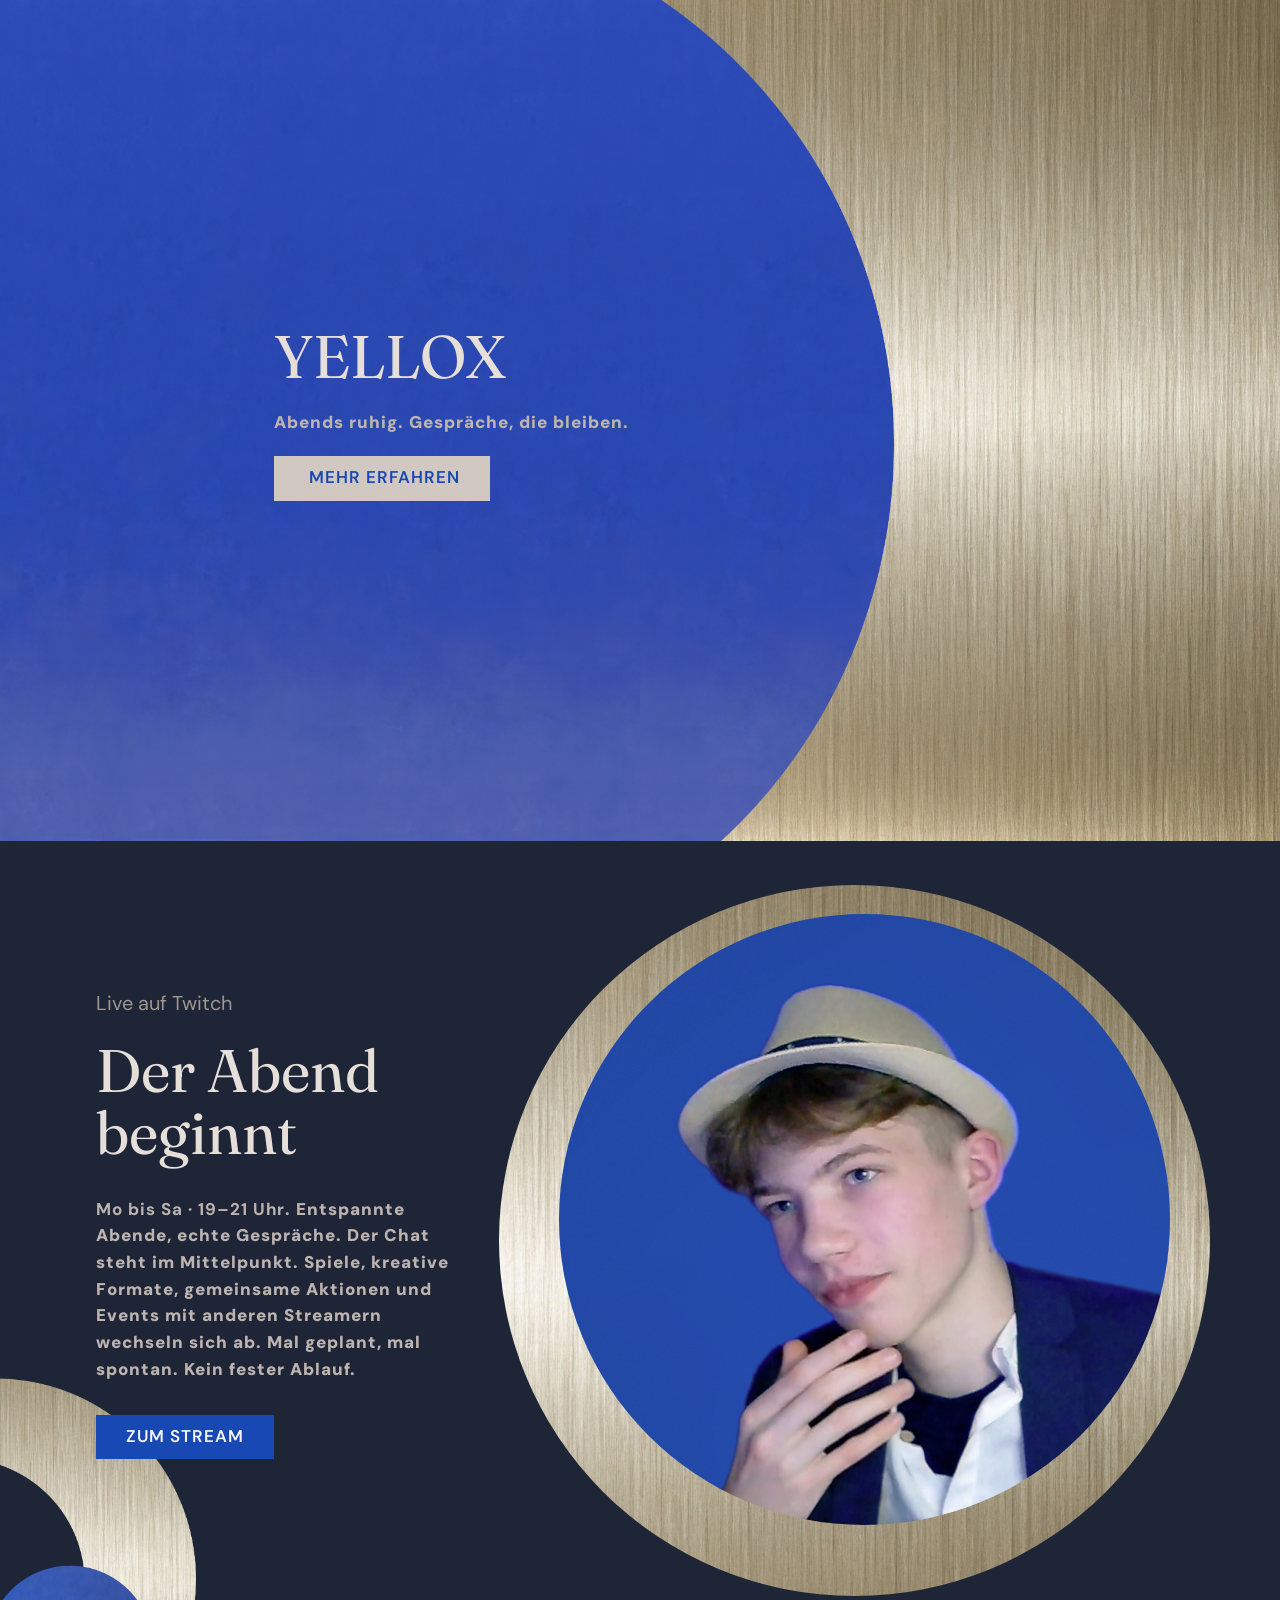
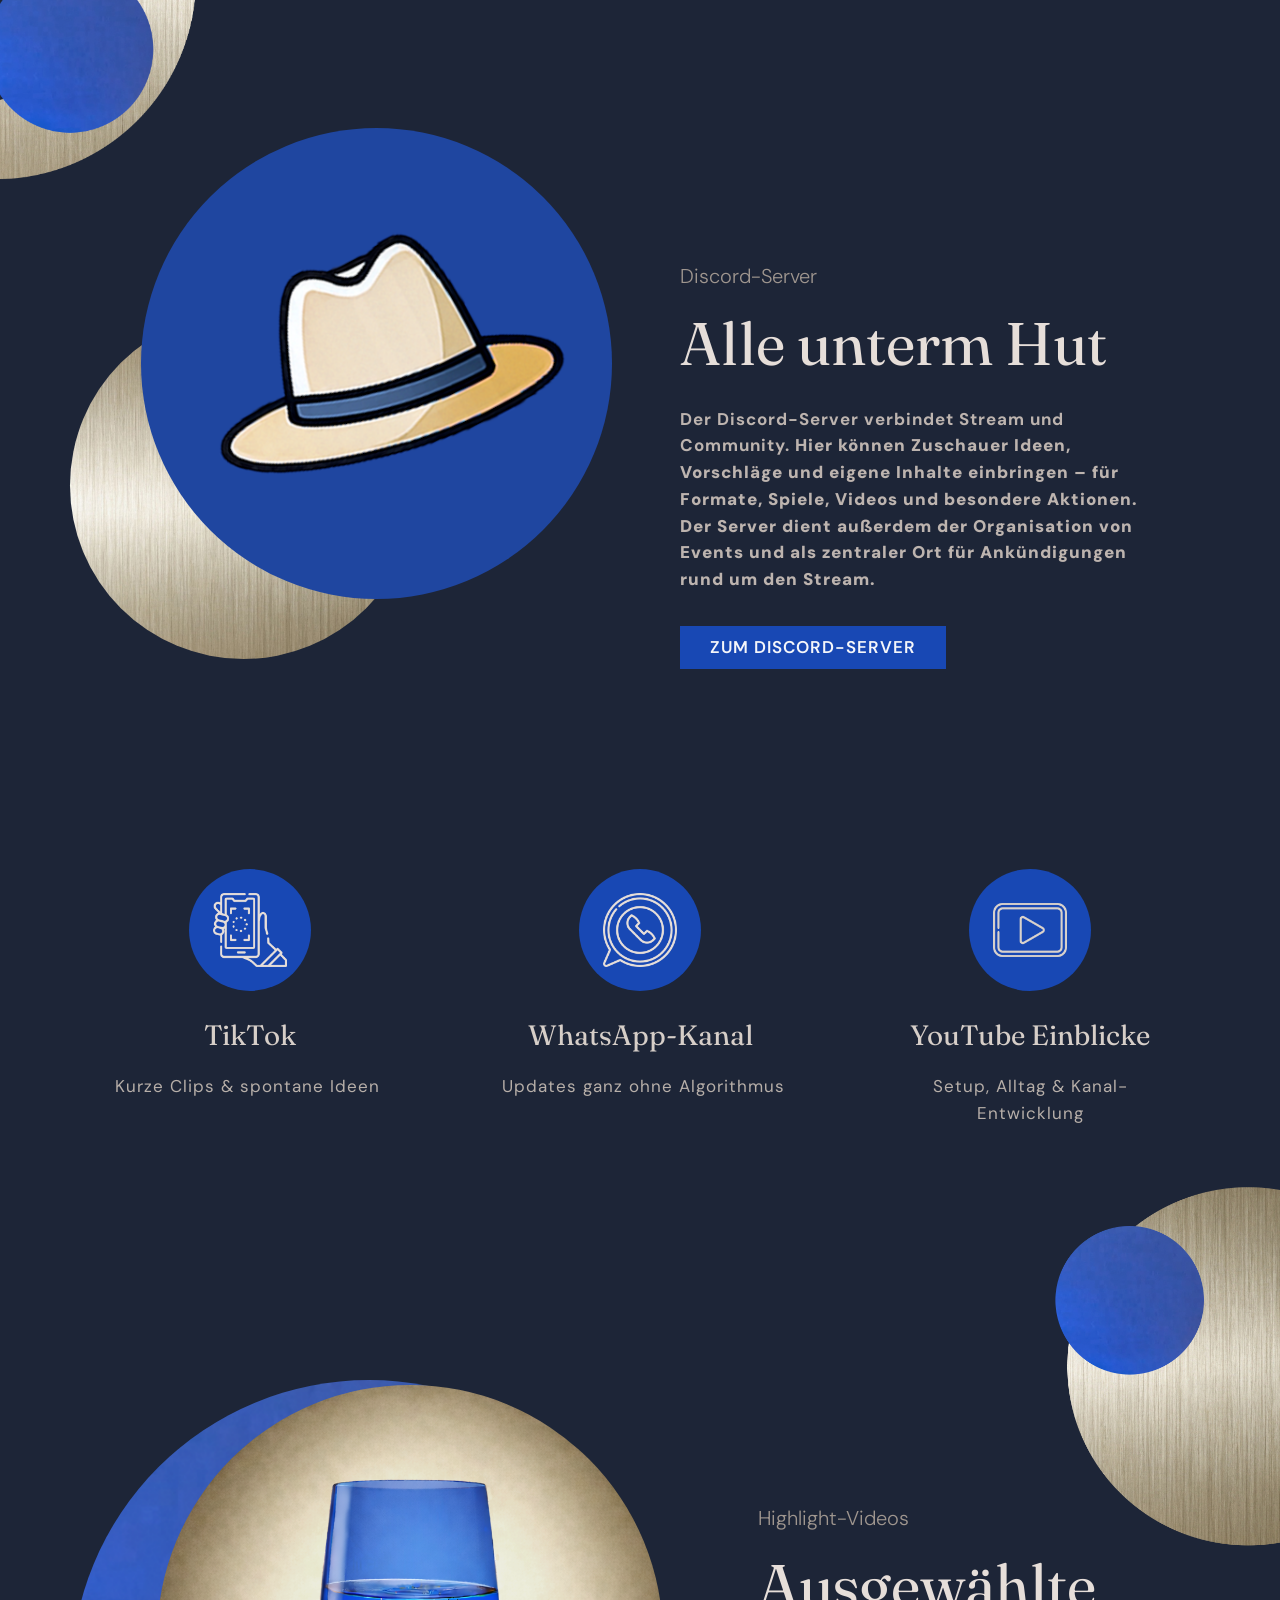
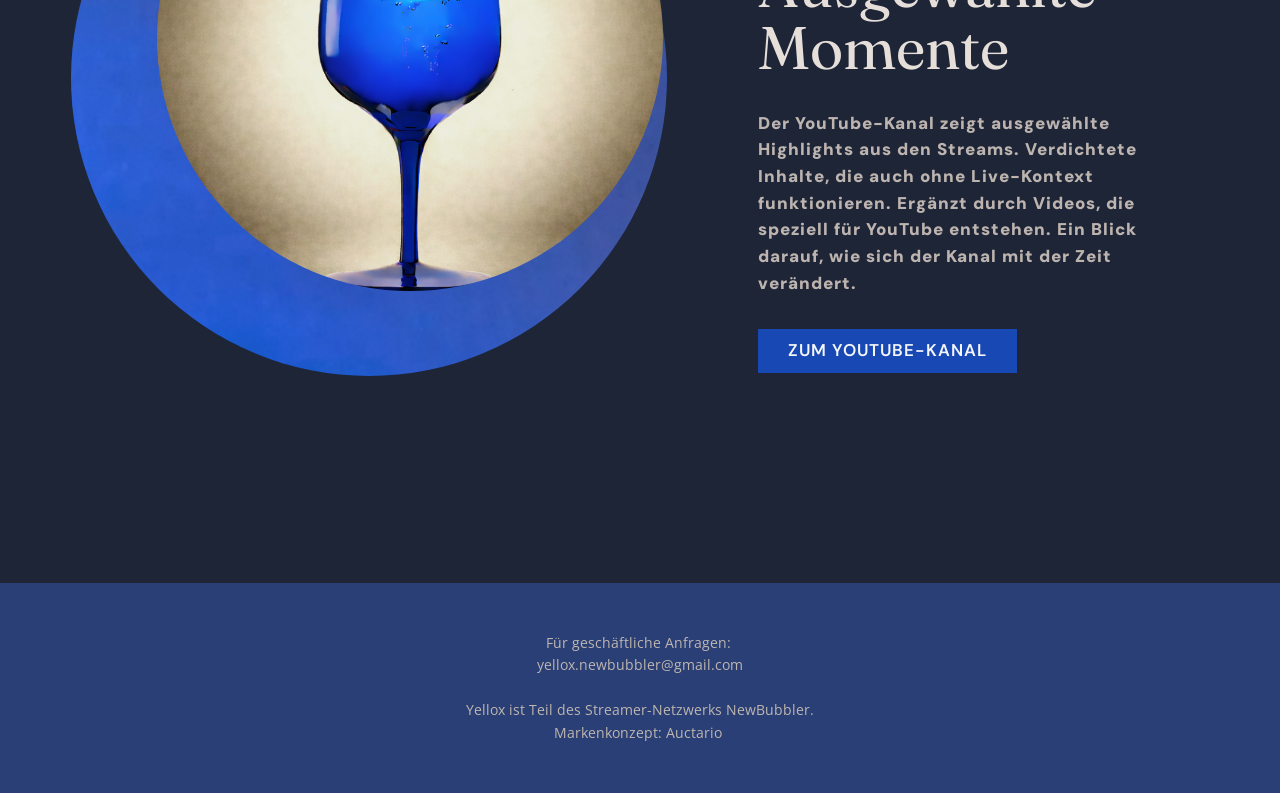
<file: index.html>
<!DOCTYPE html>
<html style="font-size: 16px;" lang="de"><head>
    <meta name="viewport" content="width=device-width, initial-scale=1.0">
    <meta charset="utf-8">
    <meta name="keywords" content="Streamer, Twitch, cozy, YelloxTV, Community">
    <meta name="description" content="">
    <title>YelloxTV | Entspannte Abende auf Twitch</title>
    <link rel="stylesheet" href="nicepage.css" media="screen">
<link rel="stylesheet" href="index.css" media="screen">
    <script class="u-script" type="text/javascript" src="jquery.js" defer=""></script>
    <script class="u-script" type="text/javascript" src="nicepage.js" defer=""></script>
    <meta name="generator" content="Nicepage 8.2.14, nicepage.com">
    
    
    
    
    
    
    
    <link id="u-page-google-font" rel="stylesheet" href="https://fonts.googleapis.com/css2?display=swap&amp;family=Ubuntu:ital,wght@0,300;0,400;0,500;0,700;1,300;1,400;1,500;1,700&amp;family=Open+Sans:ital,wght@0,300;0,400;0,500;0,600;0,700;0,800;1,300;1,400;1,500;1,600;1,700;1,800&amp;family=Fraunces:ital,wght@0,100;0,200;0,300;0,400;0,500;0,600;0,700;0,800;0,900;1,100;1,200;1,300;1,400;1,500;1,600;1,700;1,800;1,900&amp;family=DM+Sans:ital,wght@0,100;0,200;0,300;0,400;0,500;0,600;0,700;0,800;0,900;1,100;1,200;1,300;1,400;1,500;1,600;1,700;1,800;1,900">
    <script type="application/ld+json">{
		"@context": "http://schema.org",
		"@type": "Organization",
		"name": "WebSite23330",
		"url": "/"
}</script>
    <meta name="theme-color" content="#161d2c">
    <meta property="og:title" content="YelloxTV | Entspannte Abende auf Twitch">
    <meta property="og:type" content="website">
    <link rel="canonical" href="/">
  <meta data-intl-tel-input-cdn-path="intlTelInput/"></head>
  <body data-home-page="https://website23330-7.nicepage.io/Startseite.html?version=714bbc29-24e2-fe50-0c15-3ec3ff5bb78b" data-home-page-title="Startseite" data-path-to-root="./" data-include-products="false" class="u-body u-clearfix u-xl-mode" data-lang="de"> 
    <section class="u-clearfix u-container-align-left-lg u-container-align-left-xl u-valign-middle-lg u-valign-middle-sm u-valign-middle-xl u-section-1" id="block-1">
      <div class="data-layout-selected u-clearfix u-expanded-width u-layout-wrap u-layout-wrap-1">
        <div class="u-layout" style="">
          <div class="u-layout-row" style="">
            <div class="u-container-style u-image u-layout-cell u-left-cell u-size-30 u-image-1" data-image-width="2238" data-image-height="1440">
              <div class="u-container-layout u-valign-middle u-container-layout-1">
                <div class="u-border-no-bottom u-border-no-left u-border-no-right u-border-no-top u-container-style u-group u-group-1">
                  <div class="u-container-layout u-valign-middle-lg u-valign-middle-sm u-container-layout-2">
                    <h1 class="u-align-left u-custom-font u-text u-text-color-var u-title u-text-1">YELLOX</h1>
                    <p class="u-align-left u-custom-font u-large-text u-text u-text-color-var u-text-variant u-text-2"> Abends ruhig. Gespräche, die bleiben.</p>
                    <a href="./#block-2" data-page-id="41221747" class="u-align-left u-border-none u-btn u-button-style u-color-var u-custom-font u-text-color-var u-btn-1" title="Mehr erfahren"><span class="u-icon"></span>&nbsp;Mehr erfahren
                    </a>
                  </div>
                </div>
              </div>
            </div>
            <div class="u-container-style u-image u-layout-cell u-right-cell u-size-30 u-image-2" data-image-width="2238" data-image-height="1440">
              <div class="u-container-layout u-container-layout-3"></div>
            </div>
          </div>
        </div>
      </div>
    </section>
    <section class="u-clearfix u-color-var u-valign-middle-sm u-section-2" id="block-2">
      <img src="images/Ring-3.png" alt="" class="u-image u-image-default u-image-1" data-image-width="1643" data-image-height="3000">
      <div class="custom-expanded data-layout-selected u-clearfix u-gutter-30 u-layout-wrap u-layout-wrap-1">
        <div class="u-layout">
          <div class="u-layout-row">
            <div class="u-container-style u-layout-cell u-left-cell u-size-28-lg u-size-28-xl u-size-60-md u-size-60-sm u-size-60-xs u-layout-cell-1">
              <div class="u-container-layout u-valign-middle-lg u-valign-middle-sm u-container-layout-1">
                <h5 class="u-custom-font u-text u-text-color-var u-text-1">Live auf Twitch</h5>
                <h2 class="u-custom-font u-text u-text-color-var u-text-2"> Der Abend beginnt</h2>
                <p class="u-custom-font u-text u-text-color-var u-text-3"><b>Mo bis Sa · 19–21 Uhr</b>. Entspannte Abende, echte Gespräche. Der Chat steht im Mittelpunkt. Spiele, kreative Formate, gemeinsame Aktionen
und Events mit anderen Streamern
wechseln sich ab​. Mal geplant, mal spontan. Kein fester Ablauf. 
                </p>
                <a href="https://www.twitch.tv/yelloxlive" class="u-border-none u-btn u-button-style u-color-var u-custom-font u-text-color-var u-btn-1" title="ZUM STREAM" target="_blank">ZUM STREAM</a>
              </div>
            </div>
            <div class="u-container-style u-layout-cell u-right-cell u-size-32-lg u-size-32-xl u-size-60-md u-size-60-sm u-size-60-xs u-layout-cell-2">
              <div class="u-container-layout">
                <div class="custom-expanded u-image u-image-circle u-preserve-proportions u-image-2" data-image-width="960" data-image-height="1920"></div>
                <div class="u-image u-image-circle u-image-3" data-image-width="943" data-image-height="943"></div>
              </div>
            </div>
          </div>
        </div>
      </div>
    </section>
    <section class="u-clearfix u-color-var u-section-3" id="block-3">
      <div class="u-clearfix u-sheet u-sheet-1">
        <div class="data-layout-selected u-clearfix u-expanded-width u-gutter-30 u-layout-wrap u-layout-wrap-1">
          <div class="u-gutter-0 u-layout">
            <div class="u-layout-row">
              <div class="u-container-align-center-md u-container-style u-layout-cell u-left-cell u-size-30-lg u-size-30-xl u-size-60-md u-size-60-sm u-size-60-xs u-layout-cell-1">
                <div class="u-container-layout u-valign-middle">
                  <div class="u-image u-image-circle u-image-1" data-image-width="3000" data-image-height="6000"></div>
                  <div class="u-image u-image-circle u-image-2" data-image-width="503" data-image-height="509"></div>
                </div>
              </div>
              <div class="u-container-align-left-lg u-container-align-left-xl u-container-style u-layout-cell u-right-cell u-size-30-lg u-size-30-xl u-size-60-md u-size-60-sm u-size-60-xs u-layout-cell-2">
                <div class="u-container-layout u-valign-middle-lg u-valign-middle-sm u-valign-middle-xs u-container-layout-2">
                  <h5 class="u-align-left u-custom-font u-text u-text-color-var u-text-1"> Discord-Server</h5>
                  <h2 class="u-align-left u-custom-font u-text u-text-color-var u-text-2"> Alle unterm Hut</h2>
                  <p class="u-align-left u-custom-font u-text u-text-color-var u-text-3"><b>Der Discord-Server verbindet Stream und Community.</b><b></b> Hier können Zuschauer Ideen, Vorschläge und eigene Inhalte einbringen
– für Formate, Spiele, Videos und besondere Aktionen.
Der Server dient außerdem der Organisation von Events
und als zentraler Ort für Ankündigungen
rund um den Stream.&nbsp;
                  </p>
                  <a href="https://discord.com/invite/72D4bq93Kr" class="u-align-left u-border-none u-btn u-button-style u-color-var u-custom-font u-text-color-var u-btn-1" title="ZUM DISCORD-SERVER" target="_blank">ZUM DISCORD-SERVER</a>
                </div>
              </div>
            </div>
          </div>
        </div>
      </div>
    </section>
    <section class="u-clearfix u-color-var u-valign-middle-sm u-section-4" id="block-4">
      <img src="images/Kreise_rechts-2.png" alt="" class="u-image u-image-default u-image-1" data-image-width="1868" data-image-height="3019">
      <div class="data-layout-selected u-clearfix u-gutter-30 u-layout-spacing-vertical u-layout-wrap u-layout-wrap-1">
        <div class="u-layout">
          <div class="u-layout-row">
            <div class="u-container-style u-layout-cell u-left-cell u-size-20 u-size-20-md u-layout-cell-1">
              <div class="u-container-layout u-container-layout-1"><span class="u-color-var u-file-icon u-icon u-icon-circle u-icon-1" data-href="https://www.tiktok.com/@yelloxlive" title="TikTok" data-target="_blank"><img src="images/8467631-ba2c970d.png" alt=""></span>
                <h3 class="u-align-center u-custom-font u-text u-text-color-var u-text-1"> TikTok</h3>
                <p class="u-align-center u-custom-font u-text u-text-color-var u-text-2"> Kurze Clips  &amp; spontane Ideen&nbsp;</p>
              </div>
            </div>
            <div class="u-container-style u-layout-cell u-size-20 u-size-20-md u-layout-cell-2">
              <div class="u-container-layout u-container-layout-2"><span class="u-color-var u-file-icon u-icon u-icon-circle u-icon-2" data-href="https://www.whatsapp.com/channel/0029Vb72R0pEawdvPITXj81k" title="WhatsApp-Kanal" data-target="_blank"><img src="images/3767256-528c9754.png" alt=""></span>
                <h3 class="u-align-center u-custom-font u-text u-text-color-var u-text-3"> WhatsApp-Kanal</h3>
                <p class="u-align-center u-custom-font u-text u-text-color-var u-text-4">&nbsp;Updates ganz ohne Algorithmus</p>
              </div>
            </div>
            <div class="u-align-center-sm u-align-center-xs u-container-style u-layout-cell u-right-cell u-size-20 u-size-20-md u-layout-cell-3">
              <div class="u-container-layout u-valign-middle-sm u-container-layout-3"><span class="u-color-var u-file-icon u-icon u-icon-circle u-icon-3" data-href="https://www.youtube.com/@TwitchYelloxTV/shorts" title="YouTube Einblicke" data-target="_blank"><img src="images/3767251-0836dbef.png" alt=""></span>
                <h3 class="u-align-center-lg u-align-center-md u-align-center-xl u-custom-font u-text u-text-color-var u-text-5"> YouTube Einblicke</h3>
                <p class="u-align-center-lg u-align-center-md u-align-center-xl u-custom-font u-text u-text-color-var u-text-6"> Setup, Alltag &amp; Kanal-Entwicklung</p>
              </div>
            </div>
          </div>
        </div>
      </div>
    </section>
    <section class="u-clearfix u-color-var u-section-5" id="block-5">
      <div class="u-clearfix u-sheet u-sheet-1">
        <div class="data-layout-selected u-clearfix u-expanded-width u-gutter-30 u-layout-wrap u-layout-wrap-1">
          <div class="u-layout">
            <div class="u-layout-row">
              <div class="u-container-style u-layout-cell u-left-cell u-size-34 u-layout-cell-1">
                <div class="u-container-layout u-valign-middle-sm">
                  <div class="u-expanded-width-xs u-image u-image-circle u-preserve-proportions u-image-1" data-image-width="790" data-image-height="696">
                    <div class="u-preserve-proportions-child" style="padding-top: 99.71%;"></div>
                  </div>
                  <div class="u-image u-image-circle u-image-2" data-image-width="900" data-image-height="868"></div>
                </div>
              </div>
              <div class="u-container-style u-layout-cell u-right-cell u-size-26 u-layout-cell-2">
                <div class="u-container-layout u-valign-middle-sm u-container-layout-2">
                  <h5 class="u-custom-font u-text u-text-color-var u-text-1"> Highlight-Videos </h5>
                  <h2 class="u-custom-font u-text u-text-color-var u-text-2"> Ausgewählte Momente</h2>
                  <p class="u-custom-font u-text u-text-color-var u-text-3"> Der YouTube-Kanal zeigt ausgewählte Highlights aus den Streams.
Verdichtete Inhalte, die auch ohne Live-Kontext funktionieren.
Ergänzt durch Videos, die speziell für YouTube entstehen.
​ Ein Blick darauf, wie sich der Kanal mit der Zeit verändert.</p>
                  <a href="https://www.youtube.com/@yelloxlive" class="u-border-none u-btn u-button-style u-color-var u-custom-font u-text-color-var u-btn-1" title="ZUM YOUTUBE-KANAL" target="_blank">ZUM YOUTUBE-KANAL</a>
                </div>
              </div>
            </div>
          </div>
        </div>
      </div>
    </section>
    
    
    
    <footer class="u-align-center u-clearfix u-color-var u-container-align-center u-footer u-footer" id="footer"><div class="u-clearfix u-sheet u-sheet-1">
        <p class="u-custom-font u-small-text u-text u-text-color-var u-text-variant u-text-1"> Für geschäftliche Anfragen:&nbsp;<br>yellox.newbubble​r@gmail.com<br>&nbsp;<br>Yellox ist Teil des Streamer-Netzwerks NewBubbler. Markenkonzept: Auctario&nbsp;
        </p>
      </div></footer>
    <section class="u-backlink u-clearfix u-grey-80"> This site was created with Nicepage <a href="https://nicepage.com/html-website-builder">HTML Website Builder</a>
    </section>
  
</body></html>
</file>
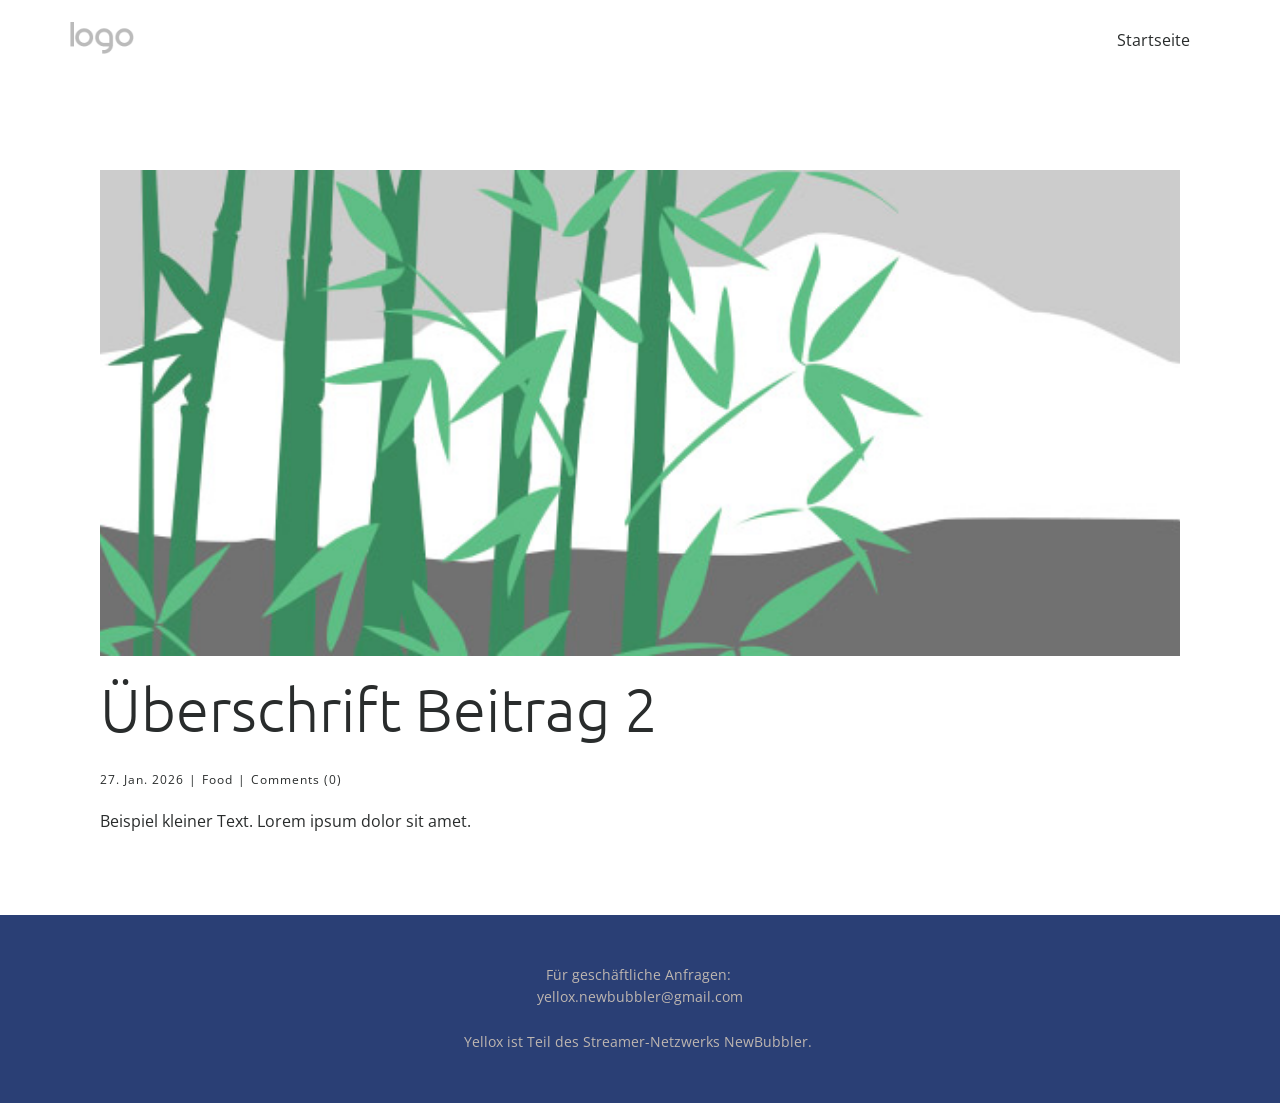
<file: blog/beitrag-1.html>
<!DOCTYPE html>
<html style="font-size: 16px;" lang="de"><head>
    <meta name="viewport" content="width=device-width, initial-scale=1.0">
    <meta charset="utf-8">
    <meta name="keywords" content="Überschrift Beitrag 1">
    <meta name="description" content="">
    <title>Überschrift Beitrag 2</title>
    <link rel="stylesheet" href="../nicepage.css" media="screen">
<link rel="stylesheet" href="../Post-Template.css" media="screen">
    <script class="u-script" type="text/javascript" src="../jquery.js" defer=""></script>
    <script class="u-script" type="text/javascript" src="../nicepage.js" defer=""></script>
    <meta name="generator" content="Nicepage 8.2.14, nicepage.com">
    
    
    
    <link id="u-page-google-font" rel="stylesheet" href="https://fonts.googleapis.com/css2?display=swap&amp;family=Ubuntu:ital,wght@0,300;0,400;0,500;0,700;1,300;1,400;1,500;1,700&amp;family=Open+Sans:ital,wght@0,300;0,400;0,500;0,600;0,700;0,800;1,300;1,400;1,500;1,600;1,700;1,800">
    <script type="application/ld+json">{
		"@context": "http://schema.org",
		"@type": "Organization",
		"name": "WebSite23330",
		"logo": "images/default-logo.png"
}</script>
    <meta name="theme-color" content="#f7cf00">
  <meta data-intl-tel-input-cdn-path="intlTelInput/"></head>
  <body data-path-to-root="./" data-include-products="false" class="u-body u-xl-mode" data-lang="de"><header class="u-clearfix u-header u-header" id="header"><div class="u-clearfix u-sheet u-valign-middle u-sheet-1">
        <a href="#" class="u-image u-logo u-image-1">
          <img src="../images/default-logo.png" class="u-logo-image u-logo-image-1">
        </a>
        <nav class="u-menu u-menu-one-level u-offcanvas u-menu-1" role="navigation" aria-label="Menu navigation">
          <div class="menu-collapse" style="font-size: 1rem; letter-spacing: 0px;">
            <a class="u-button-style u-custom-left-right-menu-spacing u-custom-padding-bottom u-custom-top-bottom-menu-spacing u-hamburger-link u-nav-link u-text-active-palette-1-base u-text-hover-palette-2-base" href="#" tabindex="-1" aria-label="Open menu" aria-controls="011d">
              <svg class="u-svg-link" viewBox="0 0 24 24"><use xlink:href="#menu-hamburger"></use></svg>
              <svg class="u-svg-content" version="1.1" id="menu-hamburger" viewBox="0 0 16 16" x="0px" y="0px" xmlns:xlink="http://www.w3.org/1999/xlink" xmlns="http://www.w3.org/2000/svg"><g><rect y="1" width="16" height="2"></rect><rect y="7" width="16" height="2"></rect><rect y="13" width="16" height="2"></rect>
</g></svg>
            </a>
          </div>
          <div class="u-nav-container">
            <ul class="u-nav u-unstyled u-nav-1" role="menubar"><li class="u-nav-item" role="none"><a class="u-button-style u-nav-link u-text-active-palette-1-base u-text-hover-palette-2-base" href="../" style="padding: 10px 20px;" role="menuitem">Startseite</a>
</li></ul>
          </div>
          <div class="u-nav-container-collapse" id="011d" role="region" aria-label="Menu panel">
            <div class="u-black u-container-style u-inner-container-layout u-opacity u-opacity-95 u-sidenav">
              <div class="u-inner-container-layout u-sidenav-overflow">
                <div class="u-menu-close" tabindex="-1" aria-label="Close menu"></div>
                <ul class="u-align-center u-nav u-popupmenu-items u-unstyled u-nav-2"><li class="u-nav-item"><a class="u-button-style u-nav-link" href="../">Startseite</a>
</li></ul>
              </div>
            </div>
            <div class="u-black u-menu-overlay u-opacity u-opacity-70"></div>
          </div>
        </nav>
      </div></header>
    <section class="u-align-center u-clearfix u-section-1" id="block-2">
      <div class="u-clearfix u-sheet u-valign-middle-md u-valign-middle-sm u-valign-middle-xs u-sheet-1"><!--post_details--><!--post_details_options_json--><!--{"source":""}--><!--/post_details_options_json--><!--blog_post-->
        <div class="u-container-style u-expanded-width u-post-details u-post-details-1">
          <div class="u-container-layout u-valign-middle u-container-layout-1"><!--blog_post_image-->
            <img alt="" class="u-blog-control u-expanded-width u-image u-image-default u-image-1" src="../images/68f64b9d.jpeg"><!--/blog_post_image--><!--blog_post_header-->
            <h2 class="u-blog-control u-text u-text-1">Überschrift Beitrag 2</h2><!--/blog_post_header--><!--blog_post_metadata-->
            <div class="u-blog-control u-metadata u-metadata-1"><!--blog_post_metadata_date--><span class="u-meta-date u-meta-icon">27. Jan. 2026</span><!--/blog_post_metadata_date--><!--blog_post_metadata_category--><span class="u-meta-category u-meta-icon"><a href="/blog/blog.html#/blog-1///1">Food</a></span><!--/blog_post_metadata_category--><!--blog_post_metadata_comments--><span class="u-meta-comments u-meta-icon"><!--blog_post_metadata_comments_content-->Comments (0)<!--/blog_post_metadata_comments_content--></span><!--/blog_post_metadata_comments-->
            </div><!--/blog_post_metadata--><!--blog_post_content-->
            <div class="u-align-justify u-blog-control u-post-content u-text u-text-2 fr-view">
  <p>Beispiel kleiner Text. Lorem ipsum dolor sit amet.</p>
  </div><!--/blog_post_content-->
          </div>
        </div><!--/blog_post--><!--/post_details-->
      </div>
    </section>
    
    
    
    <footer class="u-align-center u-clearfix u-color-var u-container-align-center u-footer u-footer" id="footer"><div class="u-clearfix u-sheet u-sheet-1">
        <p class="u-custom-font u-small-text u-text u-text-color-var u-text-variant u-text-1"> Für geschäftliche Anfragen:&nbsp;<br>yellox.newbubble​r@gmail.com<br>&nbsp;<br>Yellox ist Teil des Streamer-Netzwerks NewBubbler.&nbsp;
        </p>
      </div></footer>
    <section class="u-backlink u-clearfix u-grey-80"></section>
  
</body></html>
</file>
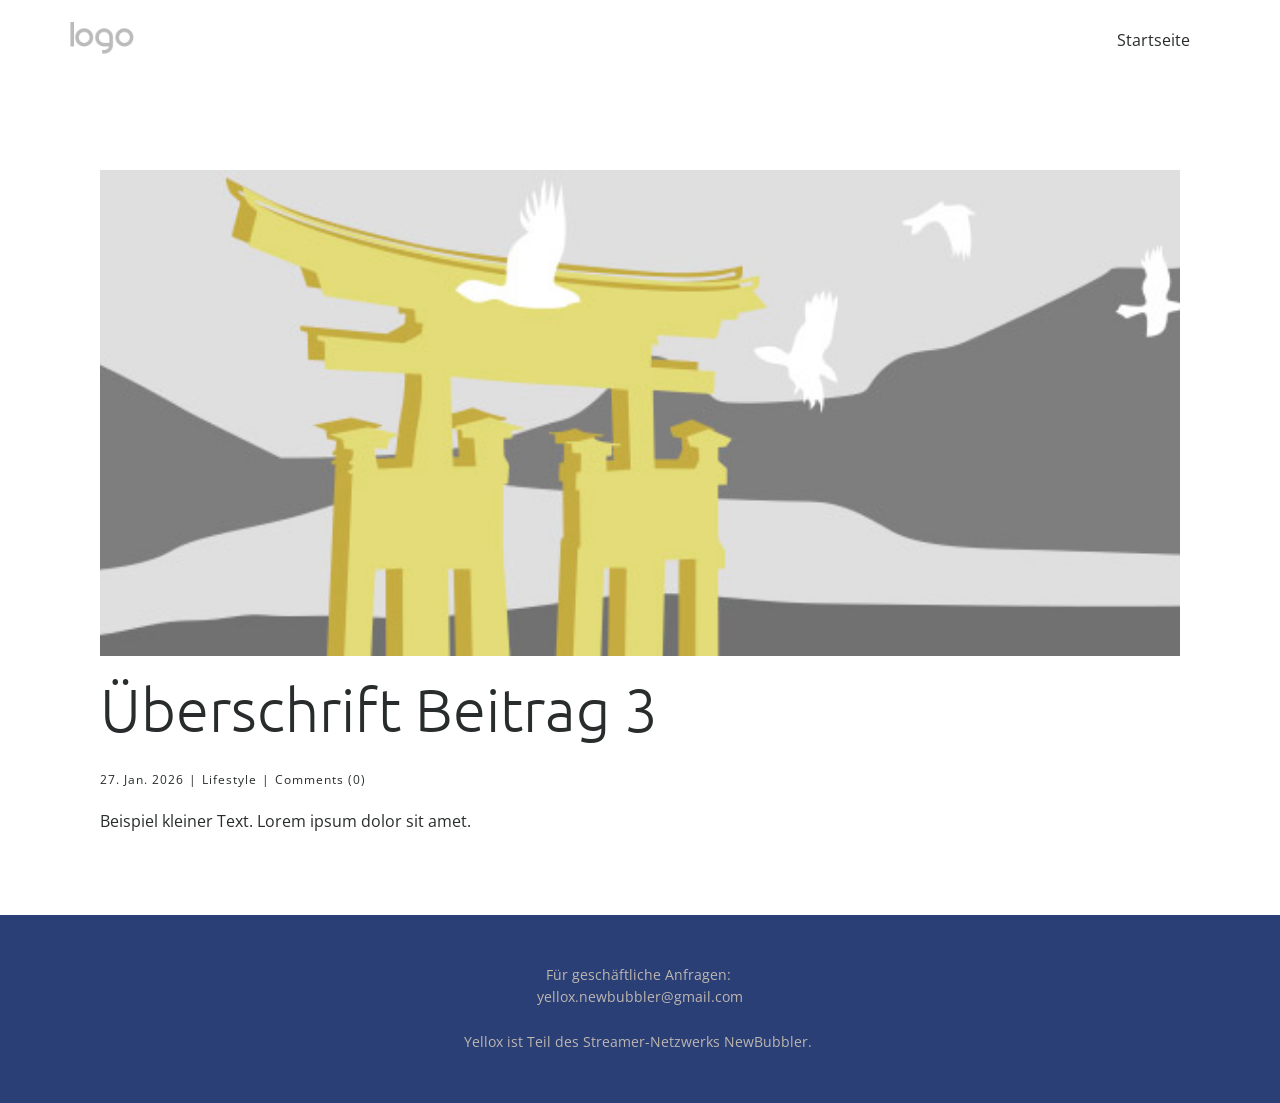
<file: blog/beitrag-2.html>
<!DOCTYPE html>
<html style="font-size: 16px;" lang="de"><head>
    <meta name="viewport" content="width=device-width, initial-scale=1.0">
    <meta charset="utf-8">
    <meta name="keywords" content="Überschrift Beitrag 1">
    <meta name="description" content="">
    <title>Überschrift Beitrag 3</title>
    <link rel="stylesheet" href="../nicepage.css" media="screen">
<link rel="stylesheet" href="../Post-Template.css" media="screen">
    <script class="u-script" type="text/javascript" src="../jquery.js" defer=""></script>
    <script class="u-script" type="text/javascript" src="../nicepage.js" defer=""></script>
    <meta name="generator" content="Nicepage 8.2.14, nicepage.com">
    
    
    
    <link id="u-page-google-font" rel="stylesheet" href="https://fonts.googleapis.com/css2?display=swap&amp;family=Ubuntu:ital,wght@0,300;0,400;0,500;0,700;1,300;1,400;1,500;1,700&amp;family=Open+Sans:ital,wght@0,300;0,400;0,500;0,600;0,700;0,800;1,300;1,400;1,500;1,600;1,700;1,800">
    <script type="application/ld+json">{
		"@context": "http://schema.org",
		"@type": "Organization",
		"name": "WebSite23330",
		"logo": "images/default-logo.png"
}</script>
    <meta name="theme-color" content="#f7cf00">
  <meta data-intl-tel-input-cdn-path="intlTelInput/"></head>
  <body data-path-to-root="./" data-include-products="false" class="u-body u-xl-mode" data-lang="de"><header class="u-clearfix u-header u-header" id="header"><div class="u-clearfix u-sheet u-valign-middle u-sheet-1">
        <a href="#" class="u-image u-logo u-image-1">
          <img src="../images/default-logo.png" class="u-logo-image u-logo-image-1">
        </a>
        <nav class="u-menu u-menu-one-level u-offcanvas u-menu-1" role="navigation" aria-label="Menu navigation">
          <div class="menu-collapse" style="font-size: 1rem; letter-spacing: 0px;">
            <a class="u-button-style u-custom-left-right-menu-spacing u-custom-padding-bottom u-custom-top-bottom-menu-spacing u-hamburger-link u-nav-link u-text-active-palette-1-base u-text-hover-palette-2-base" href="#" tabindex="-1" aria-label="Open menu" aria-controls="011d">
              <svg class="u-svg-link" viewBox="0 0 24 24"><use xlink:href="#menu-hamburger"></use></svg>
              <svg class="u-svg-content" version="1.1" id="menu-hamburger" viewBox="0 0 16 16" x="0px" y="0px" xmlns:xlink="http://www.w3.org/1999/xlink" xmlns="http://www.w3.org/2000/svg"><g><rect y="1" width="16" height="2"></rect><rect y="7" width="16" height="2"></rect><rect y="13" width="16" height="2"></rect>
</g></svg>
            </a>
          </div>
          <div class="u-nav-container">
            <ul class="u-nav u-unstyled u-nav-1" role="menubar"><li class="u-nav-item" role="none"><a class="u-button-style u-nav-link u-text-active-palette-1-base u-text-hover-palette-2-base" href="../" style="padding: 10px 20px;" role="menuitem">Startseite</a>
</li></ul>
          </div>
          <div class="u-nav-container-collapse" id="011d" role="region" aria-label="Menu panel">
            <div class="u-black u-container-style u-inner-container-layout u-opacity u-opacity-95 u-sidenav">
              <div class="u-inner-container-layout u-sidenav-overflow">
                <div class="u-menu-close" tabindex="-1" aria-label="Close menu"></div>
                <ul class="u-align-center u-nav u-popupmenu-items u-unstyled u-nav-2"><li class="u-nav-item"><a class="u-button-style u-nav-link" href="../">Startseite</a>
</li></ul>
              </div>
            </div>
            <div class="u-black u-menu-overlay u-opacity u-opacity-70"></div>
          </div>
        </nav>
      </div></header>
    <section class="u-align-center u-clearfix u-section-1" id="block-2">
      <div class="u-clearfix u-sheet u-valign-middle-md u-valign-middle-sm u-valign-middle-xs u-sheet-1"><!--post_details--><!--post_details_options_json--><!--{"source":""}--><!--/post_details_options_json--><!--blog_post-->
        <div class="u-container-style u-expanded-width u-post-details u-post-details-1">
          <div class="u-container-layout u-valign-middle u-container-layout-1"><!--blog_post_image-->
            <img alt="" class="u-blog-control u-expanded-width u-image u-image-default u-image-1" src="../images/8ad73f3c.jpeg"><!--/blog_post_image--><!--blog_post_header-->
            <h2 class="u-blog-control u-text u-text-1">Überschrift Beitrag 3</h2><!--/blog_post_header--><!--blog_post_metadata-->
            <div class="u-blog-control u-metadata u-metadata-1"><!--blog_post_metadata_date--><span class="u-meta-date u-meta-icon">27. Jan. 2026</span><!--/blog_post_metadata_date--><!--blog_post_metadata_category--><span class="u-meta-category u-meta-icon"><a href="/blog/blog.html#/blog-1///3">Lifestyle</a></span><!--/blog_post_metadata_category--><!--blog_post_metadata_comments--><span class="u-meta-comments u-meta-icon"><!--blog_post_metadata_comments_content-->Comments (0)<!--/blog_post_metadata_comments_content--></span><!--/blog_post_metadata_comments-->
            </div><!--/blog_post_metadata--><!--blog_post_content-->
            <div class="u-align-justify u-blog-control u-post-content u-text u-text-2 fr-view">
  <p>Beispiel kleiner Text. Lorem ipsum dolor sit amet.</p>
  </div><!--/blog_post_content-->
          </div>
        </div><!--/blog_post--><!--/post_details-->
      </div>
    </section>
    
    
    
    <footer class="u-align-center u-clearfix u-color-var u-container-align-center u-footer u-footer" id="footer"><div class="u-clearfix u-sheet u-sheet-1">
        <p class="u-custom-font u-small-text u-text u-text-color-var u-text-variant u-text-1"> Für geschäftliche Anfragen:&nbsp;<br>yellox.newbubble​r@gmail.com<br>&nbsp;<br>Yellox ist Teil des Streamer-Netzwerks NewBubbler.&nbsp;
        </p>
      </div></footer>
    <section class="u-backlink u-clearfix u-grey-80"></section>
  
</body></html>
</file>
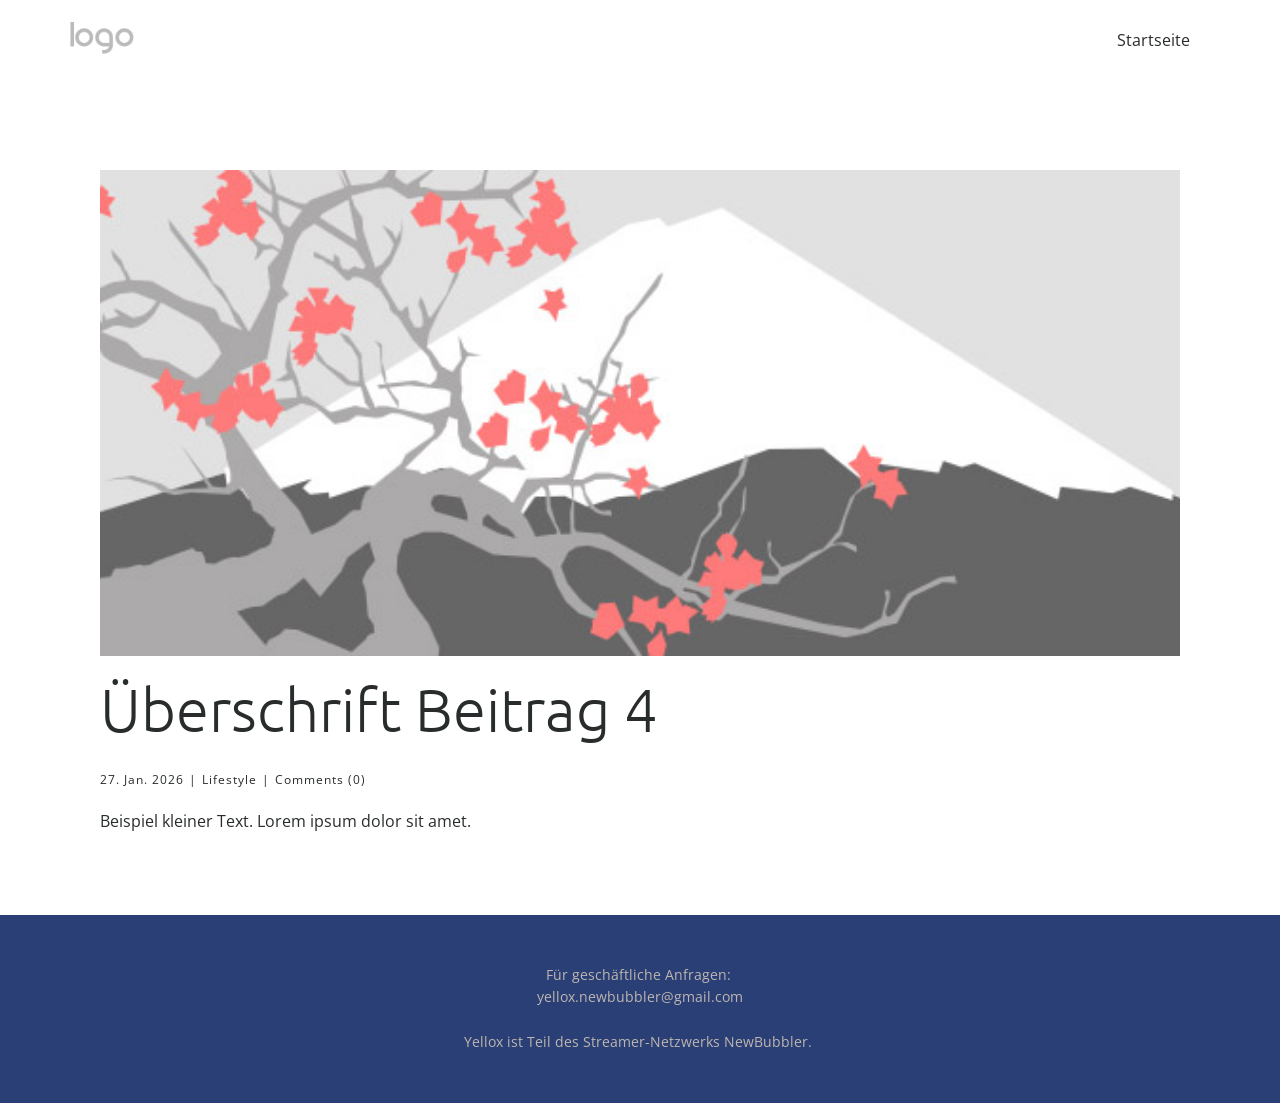
<file: blog/beitrag-3.html>
<!DOCTYPE html>
<html style="font-size: 16px;" lang="de"><head>
    <meta name="viewport" content="width=device-width, initial-scale=1.0">
    <meta charset="utf-8">
    <meta name="keywords" content="Überschrift Beitrag 1">
    <meta name="description" content="">
    <title>Überschrift Beitrag 4</title>
    <link rel="stylesheet" href="../nicepage.css" media="screen">
<link rel="stylesheet" href="../Post-Template.css" media="screen">
    <script class="u-script" type="text/javascript" src="../jquery.js" defer=""></script>
    <script class="u-script" type="text/javascript" src="../nicepage.js" defer=""></script>
    <meta name="generator" content="Nicepage 8.2.14, nicepage.com">
    
    
    
    <link id="u-page-google-font" rel="stylesheet" href="https://fonts.googleapis.com/css2?display=swap&amp;family=Ubuntu:ital,wght@0,300;0,400;0,500;0,700;1,300;1,400;1,500;1,700&amp;family=Open+Sans:ital,wght@0,300;0,400;0,500;0,600;0,700;0,800;1,300;1,400;1,500;1,600;1,700;1,800">
    <script type="application/ld+json">{
		"@context": "http://schema.org",
		"@type": "Organization",
		"name": "WebSite23330",
		"logo": "images/default-logo.png"
}</script>
    <meta name="theme-color" content="#f7cf00">
  <meta data-intl-tel-input-cdn-path="intlTelInput/"></head>
  <body data-path-to-root="./" data-include-products="false" class="u-body u-xl-mode" data-lang="de"><header class="u-clearfix u-header u-header" id="header"><div class="u-clearfix u-sheet u-valign-middle u-sheet-1">
        <a href="#" class="u-image u-logo u-image-1">
          <img src="../images/default-logo.png" class="u-logo-image u-logo-image-1">
        </a>
        <nav class="u-menu u-menu-one-level u-offcanvas u-menu-1" role="navigation" aria-label="Menu navigation">
          <div class="menu-collapse" style="font-size: 1rem; letter-spacing: 0px;">
            <a class="u-button-style u-custom-left-right-menu-spacing u-custom-padding-bottom u-custom-top-bottom-menu-spacing u-hamburger-link u-nav-link u-text-active-palette-1-base u-text-hover-palette-2-base" href="#" tabindex="-1" aria-label="Open menu" aria-controls="011d">
              <svg class="u-svg-link" viewBox="0 0 24 24"><use xlink:href="#menu-hamburger"></use></svg>
              <svg class="u-svg-content" version="1.1" id="menu-hamburger" viewBox="0 0 16 16" x="0px" y="0px" xmlns:xlink="http://www.w3.org/1999/xlink" xmlns="http://www.w3.org/2000/svg"><g><rect y="1" width="16" height="2"></rect><rect y="7" width="16" height="2"></rect><rect y="13" width="16" height="2"></rect>
</g></svg>
            </a>
          </div>
          <div class="u-nav-container">
            <ul class="u-nav u-unstyled u-nav-1" role="menubar"><li class="u-nav-item" role="none"><a class="u-button-style u-nav-link u-text-active-palette-1-base u-text-hover-palette-2-base" href="../" style="padding: 10px 20px;" role="menuitem">Startseite</a>
</li></ul>
          </div>
          <div class="u-nav-container-collapse" id="011d" role="region" aria-label="Menu panel">
            <div class="u-black u-container-style u-inner-container-layout u-opacity u-opacity-95 u-sidenav">
              <div class="u-inner-container-layout u-sidenav-overflow">
                <div class="u-menu-close" tabindex="-1" aria-label="Close menu"></div>
                <ul class="u-align-center u-nav u-popupmenu-items u-unstyled u-nav-2"><li class="u-nav-item"><a class="u-button-style u-nav-link" href="../">Startseite</a>
</li></ul>
              </div>
            </div>
            <div class="u-black u-menu-overlay u-opacity u-opacity-70"></div>
          </div>
        </nav>
      </div></header>
    <section class="u-align-center u-clearfix u-section-1" id="block-2">
      <div class="u-clearfix u-sheet u-valign-middle-md u-valign-middle-sm u-valign-middle-xs u-sheet-1"><!--post_details--><!--post_details_options_json--><!--{"source":""}--><!--/post_details_options_json--><!--blog_post-->
        <div class="u-container-style u-expanded-width u-post-details u-post-details-1">
          <div class="u-container-layout u-valign-middle u-container-layout-1"><!--blog_post_image-->
            <img alt="" class="u-blog-control u-expanded-width u-image u-image-default u-image-1" src="../images/0fd3416c.jpeg"><!--/blog_post_image--><!--blog_post_header-->
            <h2 class="u-blog-control u-text u-text-1">Überschrift Beitrag 4</h2><!--/blog_post_header--><!--blog_post_metadata-->
            <div class="u-blog-control u-metadata u-metadata-1"><!--blog_post_metadata_date--><span class="u-meta-date u-meta-icon">27. Jan. 2026</span><!--/blog_post_metadata_date--><!--blog_post_metadata_category--><span class="u-meta-category u-meta-icon"><a href="/blog/blog.html#/blog-1///3">Lifestyle</a></span><!--/blog_post_metadata_category--><!--blog_post_metadata_comments--><span class="u-meta-comments u-meta-icon"><!--blog_post_metadata_comments_content-->Comments (0)<!--/blog_post_metadata_comments_content--></span><!--/blog_post_metadata_comments-->
            </div><!--/blog_post_metadata--><!--blog_post_content-->
            <div class="u-align-justify u-blog-control u-post-content u-text u-text-2 fr-view">
  <p>Beispiel kleiner Text. Lorem ipsum dolor sit amet.</p>
  </div><!--/blog_post_content-->
          </div>
        </div><!--/blog_post--><!--/post_details-->
      </div>
    </section>
    
    
    
    <footer class="u-align-center u-clearfix u-color-var u-container-align-center u-footer u-footer" id="footer"><div class="u-clearfix u-sheet u-sheet-1">
        <p class="u-custom-font u-small-text u-text u-text-color-var u-text-variant u-text-1"> Für geschäftliche Anfragen:&nbsp;<br>yellox.newbubble​r@gmail.com<br>&nbsp;<br>Yellox ist Teil des Streamer-Netzwerks NewBubbler.&nbsp;
        </p>
      </div></footer>
    <section class="u-backlink u-clearfix u-grey-80"></section>
  
</body></html>
</file>
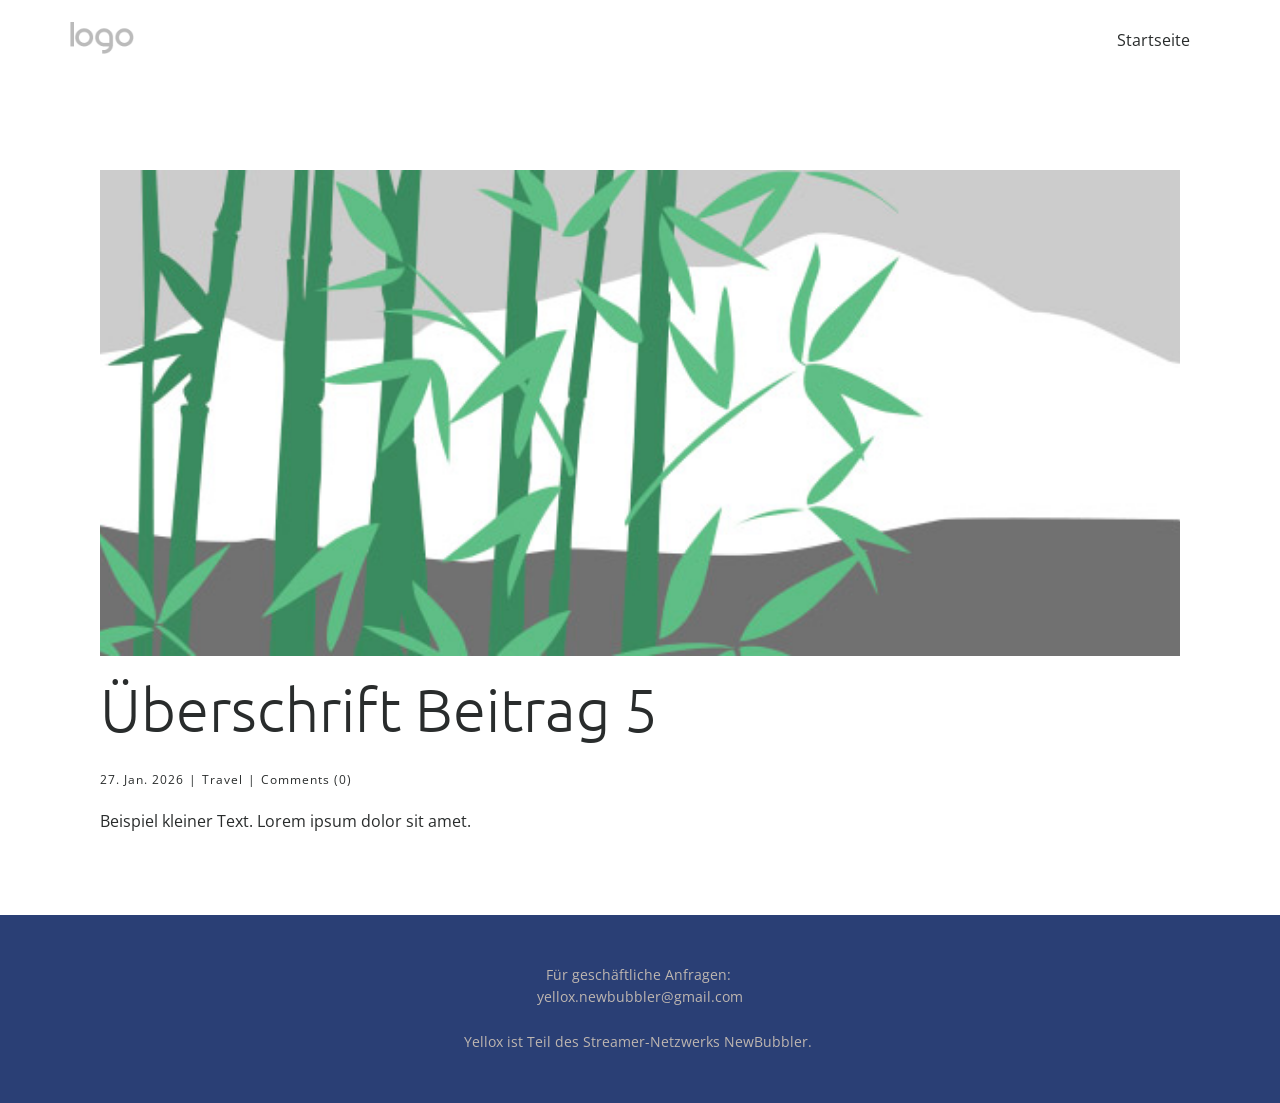
<file: blog/beitrag-4.html>
<!DOCTYPE html>
<html style="font-size: 16px;" lang="de"><head>
    <meta name="viewport" content="width=device-width, initial-scale=1.0">
    <meta charset="utf-8">
    <meta name="keywords" content="Überschrift Beitrag 1">
    <meta name="description" content="">
    <title>Überschrift Beitrag 5</title>
    <link rel="stylesheet" href="../nicepage.css" media="screen">
<link rel="stylesheet" href="../Post-Template.css" media="screen">
    <script class="u-script" type="text/javascript" src="../jquery.js" defer=""></script>
    <script class="u-script" type="text/javascript" src="../nicepage.js" defer=""></script>
    <meta name="generator" content="Nicepage 8.2.14, nicepage.com">
    
    
    
    <link id="u-page-google-font" rel="stylesheet" href="https://fonts.googleapis.com/css2?display=swap&amp;family=Ubuntu:ital,wght@0,300;0,400;0,500;0,700;1,300;1,400;1,500;1,700&amp;family=Open+Sans:ital,wght@0,300;0,400;0,500;0,600;0,700;0,800;1,300;1,400;1,500;1,600;1,700;1,800">
    <script type="application/ld+json">{
		"@context": "http://schema.org",
		"@type": "Organization",
		"name": "WebSite23330",
		"logo": "images/default-logo.png"
}</script>
    <meta name="theme-color" content="#f7cf00">
  <meta data-intl-tel-input-cdn-path="intlTelInput/"></head>
  <body data-path-to-root="./" data-include-products="false" class="u-body u-xl-mode" data-lang="de"><header class="u-clearfix u-header u-header" id="header"><div class="u-clearfix u-sheet u-valign-middle u-sheet-1">
        <a href="#" class="u-image u-logo u-image-1">
          <img src="../images/default-logo.png" class="u-logo-image u-logo-image-1">
        </a>
        <nav class="u-menu u-menu-one-level u-offcanvas u-menu-1" role="navigation" aria-label="Menu navigation">
          <div class="menu-collapse" style="font-size: 1rem; letter-spacing: 0px;">
            <a class="u-button-style u-custom-left-right-menu-spacing u-custom-padding-bottom u-custom-top-bottom-menu-spacing u-hamburger-link u-nav-link u-text-active-palette-1-base u-text-hover-palette-2-base" href="#" tabindex="-1" aria-label="Open menu" aria-controls="011d">
              <svg class="u-svg-link" viewBox="0 0 24 24"><use xlink:href="#menu-hamburger"></use></svg>
              <svg class="u-svg-content" version="1.1" id="menu-hamburger" viewBox="0 0 16 16" x="0px" y="0px" xmlns:xlink="http://www.w3.org/1999/xlink" xmlns="http://www.w3.org/2000/svg"><g><rect y="1" width="16" height="2"></rect><rect y="7" width="16" height="2"></rect><rect y="13" width="16" height="2"></rect>
</g></svg>
            </a>
          </div>
          <div class="u-nav-container">
            <ul class="u-nav u-unstyled u-nav-1" role="menubar"><li class="u-nav-item" role="none"><a class="u-button-style u-nav-link u-text-active-palette-1-base u-text-hover-palette-2-base" href="../" style="padding: 10px 20px;" role="menuitem">Startseite</a>
</li></ul>
          </div>
          <div class="u-nav-container-collapse" id="011d" role="region" aria-label="Menu panel">
            <div class="u-black u-container-style u-inner-container-layout u-opacity u-opacity-95 u-sidenav">
              <div class="u-inner-container-layout u-sidenav-overflow">
                <div class="u-menu-close" tabindex="-1" aria-label="Close menu"></div>
                <ul class="u-align-center u-nav u-popupmenu-items u-unstyled u-nav-2"><li class="u-nav-item"><a class="u-button-style u-nav-link" href="../">Startseite</a>
</li></ul>
              </div>
            </div>
            <div class="u-black u-menu-overlay u-opacity u-opacity-70"></div>
          </div>
        </nav>
      </div></header>
    <section class="u-align-center u-clearfix u-section-1" id="block-2">
      <div class="u-clearfix u-sheet u-valign-middle-md u-valign-middle-sm u-valign-middle-xs u-sheet-1"><!--post_details--><!--post_details_options_json--><!--{"source":""}--><!--/post_details_options_json--><!--blog_post-->
        <div class="u-container-style u-expanded-width u-post-details u-post-details-1">
          <div class="u-container-layout u-valign-middle u-container-layout-1"><!--blog_post_image-->
            <img alt="" class="u-blog-control u-expanded-width u-image u-image-default u-image-1" src="../images/68f64b9d.jpeg"><!--/blog_post_image--><!--blog_post_header-->
            <h2 class="u-blog-control u-text u-text-1">Überschrift Beitrag 5</h2><!--/blog_post_header--><!--blog_post_metadata-->
            <div class="u-blog-control u-metadata u-metadata-1"><!--blog_post_metadata_date--><span class="u-meta-date u-meta-icon">27. Jan. 2026</span><!--/blog_post_metadata_date--><!--blog_post_metadata_category--><span class="u-meta-category u-meta-icon"><a href="/blog/blog.html#/blog-1///2">Travel</a></span><!--/blog_post_metadata_category--><!--blog_post_metadata_comments--><span class="u-meta-comments u-meta-icon"><!--blog_post_metadata_comments_content-->Comments (0)<!--/blog_post_metadata_comments_content--></span><!--/blog_post_metadata_comments-->
            </div><!--/blog_post_metadata--><!--blog_post_content-->
            <div class="u-align-justify u-blog-control u-post-content u-text u-text-2 fr-view">
  <p>Beispiel kleiner Text. Lorem ipsum dolor sit amet.</p>
  </div><!--/blog_post_content-->
          </div>
        </div><!--/blog_post--><!--/post_details-->
      </div>
    </section>
    
    
    
    <footer class="u-align-center u-clearfix u-color-var u-container-align-center u-footer u-footer" id="footer"><div class="u-clearfix u-sheet u-sheet-1">
        <p class="u-custom-font u-small-text u-text u-text-color-var u-text-variant u-text-1"> Für geschäftliche Anfragen:&nbsp;<br>yellox.newbubble​r@gmail.com<br>&nbsp;<br>Yellox ist Teil des Streamer-Netzwerks NewBubbler.&nbsp;
        </p>
      </div></footer>
    <section class="u-backlink u-clearfix u-grey-80"></section>
  
</body></html>
</file>
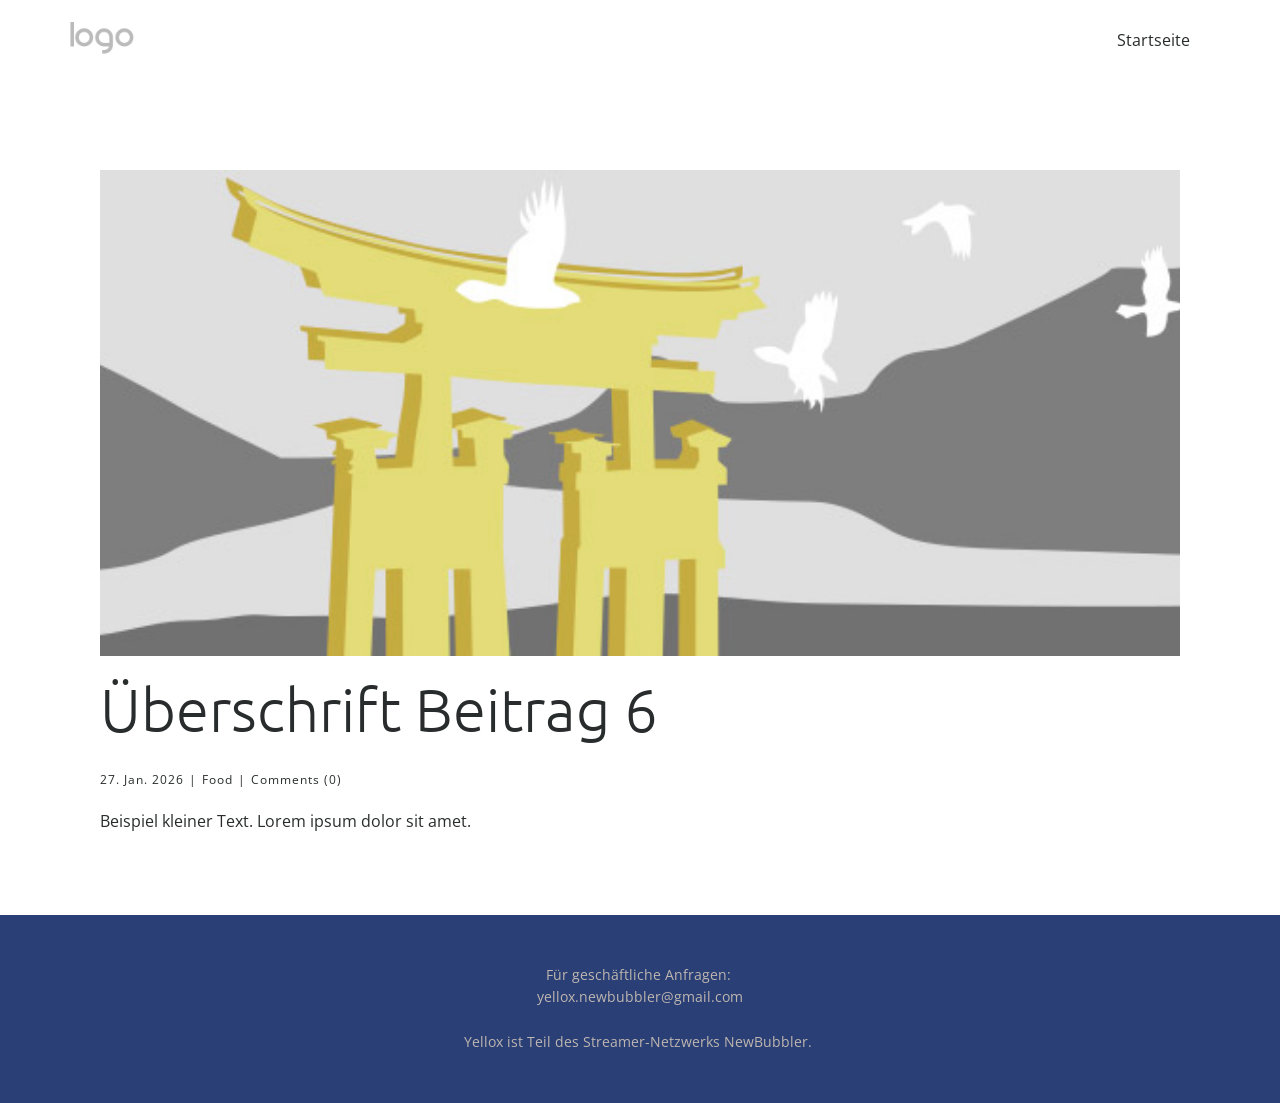
<file: blog/beitrag-5.html>
<!DOCTYPE html>
<html style="font-size: 16px;" lang="de"><head>
    <meta name="viewport" content="width=device-width, initial-scale=1.0">
    <meta charset="utf-8">
    <meta name="keywords" content="Überschrift Beitrag 1">
    <meta name="description" content="">
    <title>Überschrift Beitrag 6</title>
    <link rel="stylesheet" href="../nicepage.css" media="screen">
<link rel="stylesheet" href="../Post-Template.css" media="screen">
    <script class="u-script" type="text/javascript" src="../jquery.js" defer=""></script>
    <script class="u-script" type="text/javascript" src="../nicepage.js" defer=""></script>
    <meta name="generator" content="Nicepage 8.2.14, nicepage.com">
    
    
    
    <link id="u-page-google-font" rel="stylesheet" href="https://fonts.googleapis.com/css2?display=swap&amp;family=Ubuntu:ital,wght@0,300;0,400;0,500;0,700;1,300;1,400;1,500;1,700&amp;family=Open+Sans:ital,wght@0,300;0,400;0,500;0,600;0,700;0,800;1,300;1,400;1,500;1,600;1,700;1,800">
    <script type="application/ld+json">{
		"@context": "http://schema.org",
		"@type": "Organization",
		"name": "WebSite23330",
		"logo": "images/default-logo.png"
}</script>
    <meta name="theme-color" content="#f7cf00">
  <meta data-intl-tel-input-cdn-path="intlTelInput/"></head>
  <body data-path-to-root="./" data-include-products="false" class="u-body u-xl-mode" data-lang="de"><header class="u-clearfix u-header u-header" id="header"><div class="u-clearfix u-sheet u-valign-middle u-sheet-1">
        <a href="#" class="u-image u-logo u-image-1">
          <img src="../images/default-logo.png" class="u-logo-image u-logo-image-1">
        </a>
        <nav class="u-menu u-menu-one-level u-offcanvas u-menu-1" role="navigation" aria-label="Menu navigation">
          <div class="menu-collapse" style="font-size: 1rem; letter-spacing: 0px;">
            <a class="u-button-style u-custom-left-right-menu-spacing u-custom-padding-bottom u-custom-top-bottom-menu-spacing u-hamburger-link u-nav-link u-text-active-palette-1-base u-text-hover-palette-2-base" href="#" tabindex="-1" aria-label="Open menu" aria-controls="011d">
              <svg class="u-svg-link" viewBox="0 0 24 24"><use xlink:href="#menu-hamburger"></use></svg>
              <svg class="u-svg-content" version="1.1" id="menu-hamburger" viewBox="0 0 16 16" x="0px" y="0px" xmlns:xlink="http://www.w3.org/1999/xlink" xmlns="http://www.w3.org/2000/svg"><g><rect y="1" width="16" height="2"></rect><rect y="7" width="16" height="2"></rect><rect y="13" width="16" height="2"></rect>
</g></svg>
            </a>
          </div>
          <div class="u-nav-container">
            <ul class="u-nav u-unstyled u-nav-1" role="menubar"><li class="u-nav-item" role="none"><a class="u-button-style u-nav-link u-text-active-palette-1-base u-text-hover-palette-2-base" href="../" style="padding: 10px 20px;" role="menuitem">Startseite</a>
</li></ul>
          </div>
          <div class="u-nav-container-collapse" id="011d" role="region" aria-label="Menu panel">
            <div class="u-black u-container-style u-inner-container-layout u-opacity u-opacity-95 u-sidenav">
              <div class="u-inner-container-layout u-sidenav-overflow">
                <div class="u-menu-close" tabindex="-1" aria-label="Close menu"></div>
                <ul class="u-align-center u-nav u-popupmenu-items u-unstyled u-nav-2"><li class="u-nav-item"><a class="u-button-style u-nav-link" href="../">Startseite</a>
</li></ul>
              </div>
            </div>
            <div class="u-black u-menu-overlay u-opacity u-opacity-70"></div>
          </div>
        </nav>
      </div></header>
    <section class="u-align-center u-clearfix u-section-1" id="block-2">
      <div class="u-clearfix u-sheet u-valign-middle-md u-valign-middle-sm u-valign-middle-xs u-sheet-1"><!--post_details--><!--post_details_options_json--><!--{"source":""}--><!--/post_details_options_json--><!--blog_post-->
        <div class="u-container-style u-expanded-width u-post-details u-post-details-1">
          <div class="u-container-layout u-valign-middle u-container-layout-1"><!--blog_post_image-->
            <img alt="" class="u-blog-control u-expanded-width u-image u-image-default u-image-1" src="../images/8ad73f3c.jpeg"><!--/blog_post_image--><!--blog_post_header-->
            <h2 class="u-blog-control u-text u-text-1">Überschrift Beitrag 6</h2><!--/blog_post_header--><!--blog_post_metadata-->
            <div class="u-blog-control u-metadata u-metadata-1"><!--blog_post_metadata_date--><span class="u-meta-date u-meta-icon">27. Jan. 2026</span><!--/blog_post_metadata_date--><!--blog_post_metadata_category--><span class="u-meta-category u-meta-icon"><a href="/blog/blog.html#/blog-1///1">Food</a></span><!--/blog_post_metadata_category--><!--blog_post_metadata_comments--><span class="u-meta-comments u-meta-icon"><!--blog_post_metadata_comments_content-->Comments (0)<!--/blog_post_metadata_comments_content--></span><!--/blog_post_metadata_comments-->
            </div><!--/blog_post_metadata--><!--blog_post_content-->
            <div class="u-align-justify u-blog-control u-post-content u-text u-text-2 fr-view">
  <p>Beispiel kleiner Text. Lorem ipsum dolor sit amet.</p>
  </div><!--/blog_post_content-->
          </div>
        </div><!--/blog_post--><!--/post_details-->
      </div>
    </section>
    
    
    
    <footer class="u-align-center u-clearfix u-color-var u-container-align-center u-footer u-footer" id="footer"><div class="u-clearfix u-sheet u-sheet-1">
        <p class="u-custom-font u-small-text u-text u-text-color-var u-text-variant u-text-1"> Für geschäftliche Anfragen:&nbsp;<br>yellox.newbubble​r@gmail.com<br>&nbsp;<br>Yellox ist Teil des Streamer-Netzwerks NewBubbler.&nbsp;
        </p>
      </div></footer>
    <section class="u-backlink u-clearfix u-grey-80"></section>
  
</body></html>
</file>
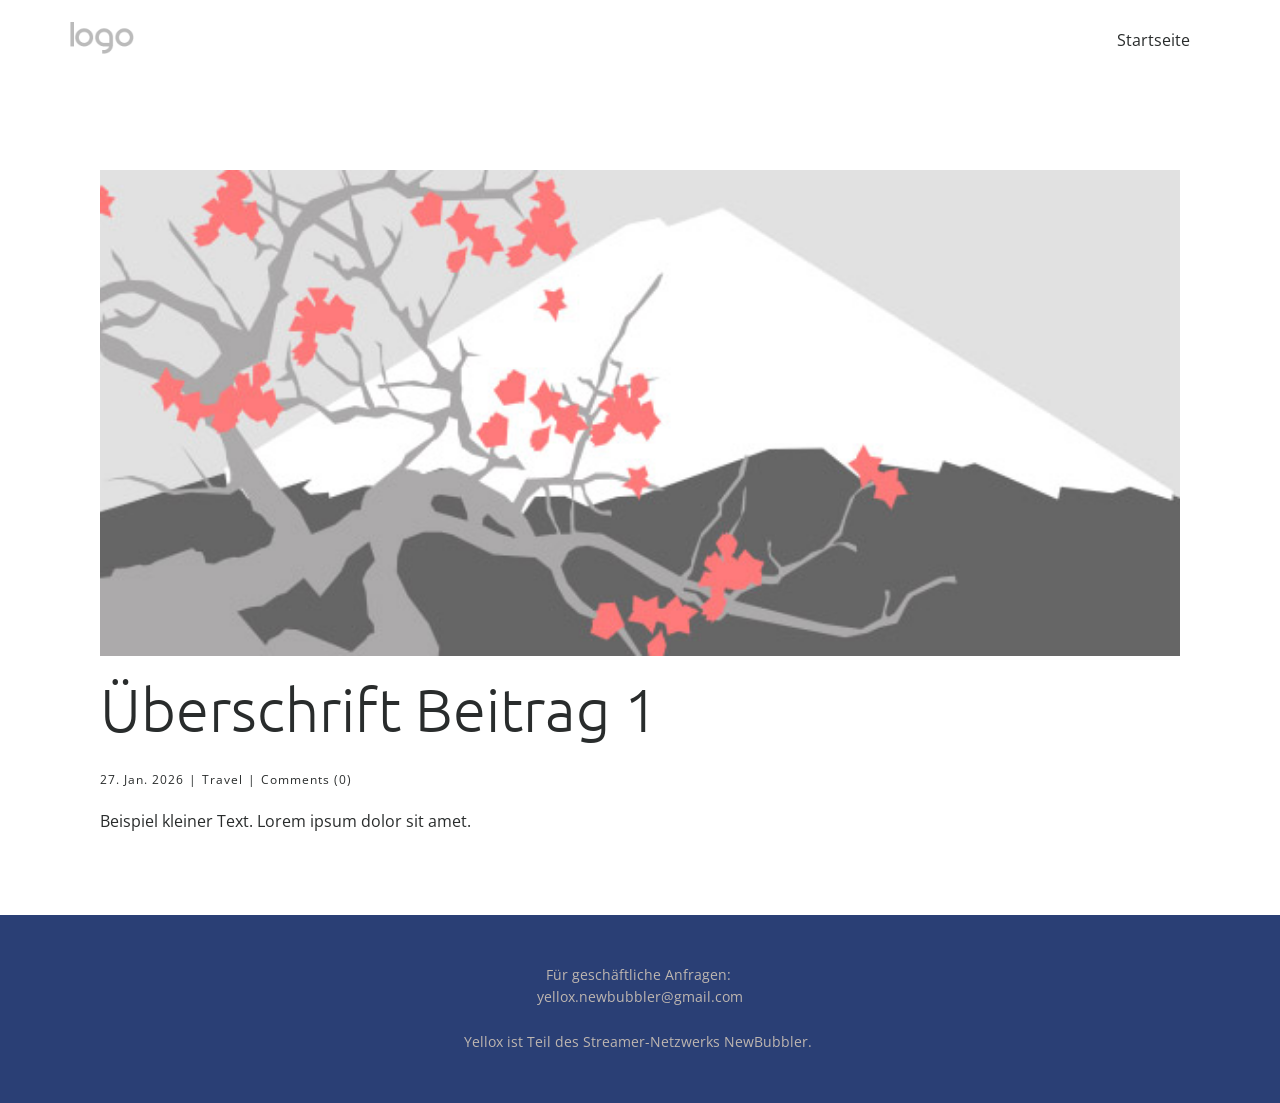
<file: blog/beitrag.html>
<!DOCTYPE html>
<html style="font-size: 16px;" lang="de"><head>
    <meta name="viewport" content="width=device-width, initial-scale=1.0">
    <meta charset="utf-8">
    <meta name="keywords" content="Überschrift Beitrag 1">
    <meta name="description" content="">
    <title>Überschrift Beitrag 1</title>
    <link rel="stylesheet" href="../nicepage.css" media="screen">
<link rel="stylesheet" href="../Post-Template.css" media="screen">
    <script class="u-script" type="text/javascript" src="../jquery.js" defer=""></script>
    <script class="u-script" type="text/javascript" src="../nicepage.js" defer=""></script>
    <meta name="generator" content="Nicepage 8.2.14, nicepage.com">
    
    
    
    <link id="u-page-google-font" rel="stylesheet" href="https://fonts.googleapis.com/css2?display=swap&amp;family=Ubuntu:ital,wght@0,300;0,400;0,500;0,700;1,300;1,400;1,500;1,700&amp;family=Open+Sans:ital,wght@0,300;0,400;0,500;0,600;0,700;0,800;1,300;1,400;1,500;1,600;1,700;1,800">
    <script type="application/ld+json">{
		"@context": "http://schema.org",
		"@type": "Organization",
		"name": "WebSite23330",
		"logo": "images/default-logo.png"
}</script>
    <meta name="theme-color" content="#f7cf00">
  <meta data-intl-tel-input-cdn-path="intlTelInput/"></head>
  <body data-path-to-root="./" data-include-products="false" class="u-body u-xl-mode" data-lang="de"><header class="u-clearfix u-header u-header" id="header"><div class="u-clearfix u-sheet u-valign-middle u-sheet-1">
        <a href="#" class="u-image u-logo u-image-1">
          <img src="../images/default-logo.png" class="u-logo-image u-logo-image-1">
        </a>
        <nav class="u-menu u-menu-one-level u-offcanvas u-menu-1" role="navigation" aria-label="Menu navigation">
          <div class="menu-collapse" style="font-size: 1rem; letter-spacing: 0px;">
            <a class="u-button-style u-custom-left-right-menu-spacing u-custom-padding-bottom u-custom-top-bottom-menu-spacing u-hamburger-link u-nav-link u-text-active-palette-1-base u-text-hover-palette-2-base" href="#" tabindex="-1" aria-label="Open menu" aria-controls="011d">
              <svg class="u-svg-link" viewBox="0 0 24 24"><use xlink:href="#menu-hamburger"></use></svg>
              <svg class="u-svg-content" version="1.1" id="menu-hamburger" viewBox="0 0 16 16" x="0px" y="0px" xmlns:xlink="http://www.w3.org/1999/xlink" xmlns="http://www.w3.org/2000/svg"><g><rect y="1" width="16" height="2"></rect><rect y="7" width="16" height="2"></rect><rect y="13" width="16" height="2"></rect>
</g></svg>
            </a>
          </div>
          <div class="u-nav-container">
            <ul class="u-nav u-unstyled u-nav-1" role="menubar"><li class="u-nav-item" role="none"><a class="u-button-style u-nav-link u-text-active-palette-1-base u-text-hover-palette-2-base" href="../" style="padding: 10px 20px;" role="menuitem">Startseite</a>
</li></ul>
          </div>
          <div class="u-nav-container-collapse" id="011d" role="region" aria-label="Menu panel">
            <div class="u-black u-container-style u-inner-container-layout u-opacity u-opacity-95 u-sidenav">
              <div class="u-inner-container-layout u-sidenav-overflow">
                <div class="u-menu-close" tabindex="-1" aria-label="Close menu"></div>
                <ul class="u-align-center u-nav u-popupmenu-items u-unstyled u-nav-2"><li class="u-nav-item"><a class="u-button-style u-nav-link" href="../">Startseite</a>
</li></ul>
              </div>
            </div>
            <div class="u-black u-menu-overlay u-opacity u-opacity-70"></div>
          </div>
        </nav>
      </div></header>
    <section class="u-align-center u-clearfix u-section-1" id="block-2">
      <div class="u-clearfix u-sheet u-valign-middle-md u-valign-middle-sm u-valign-middle-xs u-sheet-1"><!--post_details--><!--post_details_options_json--><!--{"source":""}--><!--/post_details_options_json--><!--blog_post-->
        <div class="u-container-style u-expanded-width u-post-details u-post-details-1">
          <div class="u-container-layout u-valign-middle u-container-layout-1"><!--blog_post_image-->
            <img alt="" class="u-blog-control u-expanded-width u-image u-image-default u-image-1" src="../images/0fd3416c.jpeg"><!--/blog_post_image--><!--blog_post_header-->
            <h2 class="u-blog-control u-text u-text-1">Überschrift Beitrag 1</h2><!--/blog_post_header--><!--blog_post_metadata-->
            <div class="u-blog-control u-metadata u-metadata-1"><!--blog_post_metadata_date--><span class="u-meta-date u-meta-icon">27. Jan. 2026</span><!--/blog_post_metadata_date--><!--blog_post_metadata_category--><span class="u-meta-category u-meta-icon"><a href="/blog/blog.html#/blog-1///2">Travel</a></span><!--/blog_post_metadata_category--><!--blog_post_metadata_comments--><span class="u-meta-comments u-meta-icon"><!--blog_post_metadata_comments_content-->Comments (0)<!--/blog_post_metadata_comments_content--></span><!--/blog_post_metadata_comments-->
            </div><!--/blog_post_metadata--><!--blog_post_content-->
            <div class="u-align-justify u-blog-control u-post-content u-text u-text-2 fr-view">
  <p>Beispiel kleiner Text. Lorem ipsum dolor sit amet.</p>
  </div><!--/blog_post_content-->
          </div>
        </div><!--/blog_post--><!--/post_details-->
      </div>
    </section>
    
    
    
    <footer class="u-align-center u-clearfix u-color-var u-container-align-center u-footer u-footer" id="footer"><div class="u-clearfix u-sheet u-sheet-1">
        <p class="u-custom-font u-small-text u-text u-text-color-var u-text-variant u-text-1"> Für geschäftliche Anfragen:&nbsp;<br>yellox.newbubble​r@gmail.com<br>&nbsp;<br>Yellox ist Teil des Streamer-Netzwerks NewBubbler.&nbsp;
        </p>
      </div></footer>
    <section class="u-backlink u-clearfix u-grey-80"></section>
  
</body></html>
</file>
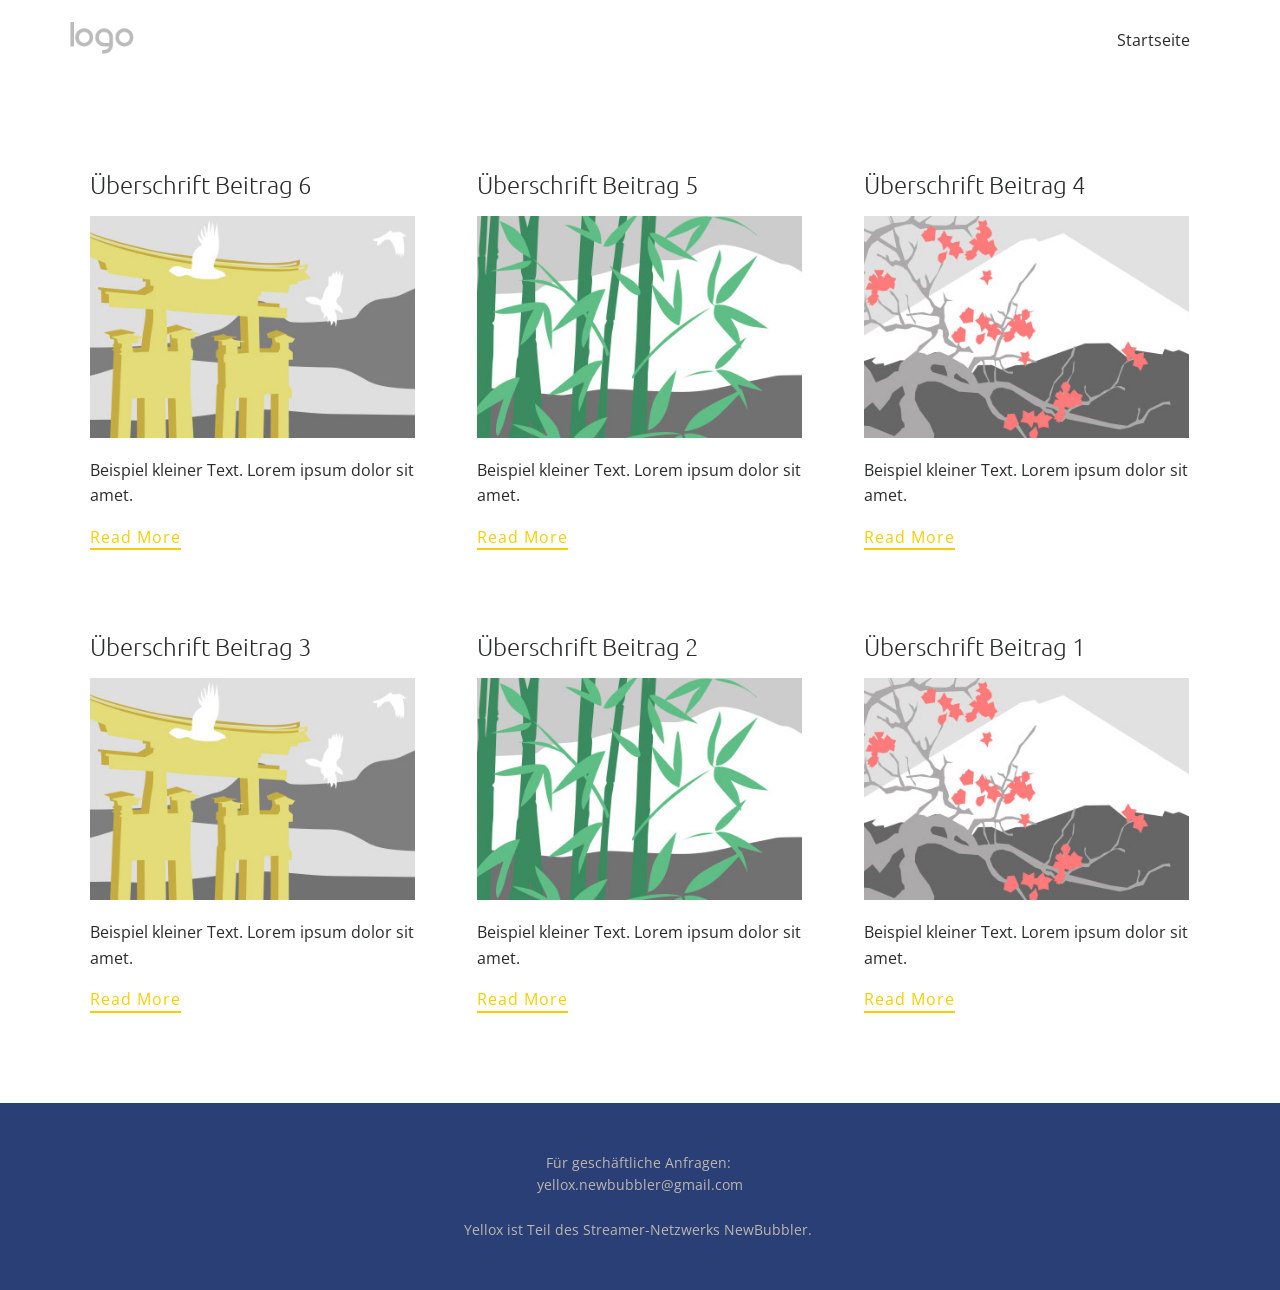
<file: blog/blog.html>
<!DOCTYPE html>
<html style="font-size: 16px;" lang="de"><head>
    <meta name="viewport" content="width=device-width, initial-scale=1.0">
    <meta charset="utf-8">
    <meta name="keywords" content="">
    <meta name="description" content="">
    <title>Blog</title>
    <link rel="stylesheet" href="../nicepage.css" media="screen">
<link rel="stylesheet" href="../Blog-Template.css" media="screen">
    <script class="u-script" type="text/javascript" src="../jquery.js" defer=""></script>
    <script class="u-script" type="text/javascript" src="../nicepage.js" defer=""></script>
    <meta name="generator" content="Nicepage 8.2.14, nicepage.com">
    
    
    
    <link id="u-page-google-font" rel="stylesheet" href="https://fonts.googleapis.com/css2?display=swap&amp;family=Ubuntu:ital,wght@0,300;0,400;0,500;0,700;1,300;1,400;1,500;1,700&amp;family=Open+Sans:ital,wght@0,300;0,400;0,500;0,600;0,700;0,800;1,300;1,400;1,500;1,600;1,700;1,800">
    <script type="application/ld+json">{
		"@context": "http://schema.org",
		"@type": "Organization",
		"name": "WebSite23330",
		"logo": "images/default-logo.png"
}</script>
    <meta name="theme-color" content="#f7cf00">
  <meta data-intl-tel-input-cdn-path="intlTelInput/"></head>
  <body data-path-to-root="../" data-include-products="false" class="u-body u-xl-mode" data-lang="de"><header class="u-clearfix u-header u-header" id="header"><div class="u-clearfix u-sheet u-valign-middle u-sheet-1">
        <a href="#" class="u-image u-logo u-image-1">
          <img src="../images/default-logo.png" class="u-logo-image u-logo-image-1">
        </a>
        <nav class="u-menu u-menu-one-level u-offcanvas u-menu-1" role="navigation" aria-label="Menu navigation">
          <div class="menu-collapse" style="font-size: 1rem; letter-spacing: 0px;">
            <a class="u-button-style u-custom-left-right-menu-spacing u-custom-padding-bottom u-custom-top-bottom-menu-spacing u-hamburger-link u-nav-link u-text-active-palette-1-base u-text-hover-palette-2-base" href="#" tabindex="-1" aria-label="Open menu" aria-controls="011d">
              <svg class="u-svg-link" viewBox="0 0 24 24"><use xlink:href="#menu-hamburger"></use></svg>
              <svg class="u-svg-content" version="1.1" id="menu-hamburger" viewBox="0 0 16 16" x="0px" y="0px" xmlns:xlink="http://www.w3.org/1999/xlink" xmlns="http://www.w3.org/2000/svg"><g><rect y="1" width="16" height="2"></rect><rect y="7" width="16" height="2"></rect><rect y="13" width="16" height="2"></rect>
</g></svg>
            </a>
          </div>
          <div class="u-nav-container">
            <ul class="u-nav u-unstyled u-nav-1" role="menubar"><li class="u-nav-item" role="none"><a class="u-button-style u-nav-link u-text-active-palette-1-base u-text-hover-palette-2-base" href="../" style="padding: 10px 20px;" role="menuitem">Startseite</a>
</li></ul>
          </div>
          <div class="u-nav-container-collapse" id="011d" role="region" aria-label="Menu panel">
            <div class="u-black u-container-style u-inner-container-layout u-opacity u-opacity-95 u-sidenav">
              <div class="u-inner-container-layout u-sidenav-overflow">
                <div class="u-menu-close" tabindex="-1" aria-label="Close menu"></div>
                <ul class="u-align-center u-nav u-popupmenu-items u-unstyled u-nav-2"><li class="u-nav-item"><a class="u-button-style u-nav-link" href="../">Startseite</a>
</li></ul>
              </div>
            </div>
            <div class="u-black u-menu-overlay u-opacity u-opacity-70"></div>
          </div>
        </nav>
      </div></header>
    <section class="u-clearfix u-section-1" id="block-2">
      <div class="u-clearfix u-sheet u-valign-middle u-sheet-1"><!--blog--><!--blog_options_json--><!--{"type":"Recent","source":"","tags":"","count":""}--><!--/blog_options_json-->
        <div class="u-blog u-expanded-width u-repeater u-repeater-1" data-blog-id="blog-1"><!--blog_post-->
          <div class="u-blog-post u-container-style u-repeater-item u-white u-repeater-item-1">
            <div class="u-container-layout u-similar-container u-valign-top u-container-layout-1"><!--blog_post_header-->
              <h4 class="u-blog-control u-text u-text-1">
                <a class="u-post-header-link" href="../blog/beitrag-5.html">Überschrift Beitrag 6</a>
              </h4><!--/blog_post_header--><!--blog_post_image-->
              <img alt="" class="u-blog-control u-expanded-width u-image u-image-default u-image-1" src="../images/8ad73f3c.jpeg" data-href="../blog/beitrag-5.html"><!--/blog_post_image--><!--blog_post_content-->
              <div class="u-blog-control u-post-content u-text u-text-2 fr-view">Beispiel kleiner Text. Lorem ipsum dolor sit amet.</div><!--/blog_post_content--><!--blog_post_readmore-->
              <a href="../blog/beitrag-5.html" class="u-blog-control u-border-2 u-border-palette-1-base u-btn u-btn-rectangle u-button-style u-none u-btn-1"><!--blog_post_readmore_content--><!--options_json--><!--{"content":"Read More","defaultValue":"Mehr erfahren"}--><!--/options_json-->Read More<!--/blog_post_readmore_content--></a><!--/blog_post_readmore-->
            </div>
          </div><div class="u-blog-post u-container-style u-repeater-item u-video-cover u-white">
            <div class="u-container-layout u-similar-container u-valign-top u-container-layout-2"><!--blog_post_header-->
              <h4 class="u-blog-control u-text u-text-3">
                <a class="u-post-header-link" href="../blog/beitrag-4.html">Überschrift Beitrag 5</a>
              </h4><!--/blog_post_header--><!--blog_post_image-->
              <img alt="" class="u-blog-control u-expanded-width u-image u-image-default u-image-2" src="../images/68f64b9d.jpeg" data-href="../blog/beitrag-4.html"><!--/blog_post_image--><!--blog_post_content-->
              <div class="u-blog-control u-post-content u-text u-text-4 fr-view">Beispiel kleiner Text. Lorem ipsum dolor sit amet.</div><!--/blog_post_content--><!--blog_post_readmore-->
              <a href="../blog/beitrag-4.html" class="u-blog-control u-border-2 u-border-palette-1-base u-btn u-btn-rectangle u-button-style u-none u-btn-2"><!--blog_post_readmore_content--><!--options_json--><!--{"content":"Read More","defaultValue":"Mehr erfahren"}--><!--/options_json-->Read More<!--/blog_post_readmore_content--></a><!--/blog_post_readmore-->
            </div>
          </div><div class="u-blog-post u-container-style u-repeater-item u-video-cover u-white">
            <div class="u-container-layout u-similar-container u-valign-top u-container-layout-3"><!--blog_post_header-->
              <h4 class="u-blog-control u-text u-text-5">
                <a class="u-post-header-link" href="../blog/beitrag-3.html">Überschrift Beitrag 4</a>
              </h4><!--/blog_post_header--><!--blog_post_image-->
              <img alt="" class="u-blog-control u-expanded-width u-image u-image-default u-image-3" src="../images/0fd3416c.jpeg" data-href="../blog/beitrag-3.html"><!--/blog_post_image--><!--blog_post_content-->
              <div class="u-blog-control u-post-content u-text u-text-6 fr-view">Beispiel kleiner Text. Lorem ipsum dolor sit amet.</div><!--/blog_post_content--><!--blog_post_readmore-->
              <a href="../blog/beitrag-3.html" class="u-blog-control u-border-2 u-border-palette-1-base u-btn u-btn-rectangle u-button-style u-none u-btn-3"><!--blog_post_readmore_content--><!--options_json--><!--{"content":"Read More","defaultValue":"Mehr erfahren"}--><!--/options_json-->Read More<!--/blog_post_readmore_content--></a><!--/blog_post_readmore-->
            </div>
          </div><div class="u-blog-post u-container-style u-repeater-item u-white u-repeater-item-1">
            <div class="u-container-layout u-similar-container u-valign-top u-container-layout-1"><!--blog_post_header-->
              <h4 class="u-blog-control u-text u-text-1">
                <a class="u-post-header-link" href="../blog/beitrag-2.html">Überschrift Beitrag 3</a>
              </h4><!--/blog_post_header--><!--blog_post_image-->
              <img alt="" class="u-blog-control u-expanded-width u-image u-image-default u-image-1" src="../images/8ad73f3c.jpeg" data-href="../blog/beitrag-2.html"><!--/blog_post_image--><!--blog_post_content-->
              <div class="u-blog-control u-post-content u-text u-text-2 fr-view">Beispiel kleiner Text. Lorem ipsum dolor sit amet.</div><!--/blog_post_content--><!--blog_post_readmore-->
              <a href="../blog/beitrag-2.html" class="u-blog-control u-border-2 u-border-palette-1-base u-btn u-btn-rectangle u-button-style u-none u-btn-1"><!--blog_post_readmore_content--><!--options_json--><!--{"content":"Read More","defaultValue":"Mehr erfahren"}--><!--/options_json-->Read More<!--/blog_post_readmore_content--></a><!--/blog_post_readmore-->
            </div>
          </div><div class="u-blog-post u-container-style u-repeater-item u-video-cover u-white">
            <div class="u-container-layout u-similar-container u-valign-top u-container-layout-2"><!--blog_post_header-->
              <h4 class="u-blog-control u-text u-text-3">
                <a class="u-post-header-link" href="../blog/beitrag-1.html">Überschrift Beitrag 2</a>
              </h4><!--/blog_post_header--><!--blog_post_image-->
              <img alt="" class="u-blog-control u-expanded-width u-image u-image-default u-image-2" src="../images/68f64b9d.jpeg" data-href="../blog/beitrag-1.html"><!--/blog_post_image--><!--blog_post_content-->
              <div class="u-blog-control u-post-content u-text u-text-4 fr-view">Beispiel kleiner Text. Lorem ipsum dolor sit amet.</div><!--/blog_post_content--><!--blog_post_readmore-->
              <a href="../blog/beitrag-1.html" class="u-blog-control u-border-2 u-border-palette-1-base u-btn u-btn-rectangle u-button-style u-none u-btn-2"><!--blog_post_readmore_content--><!--options_json--><!--{"content":"Read More","defaultValue":"Mehr erfahren"}--><!--/options_json-->Read More<!--/blog_post_readmore_content--></a><!--/blog_post_readmore-->
            </div>
          </div><div class="u-blog-post u-container-style u-repeater-item u-video-cover u-white">
            <div class="u-container-layout u-similar-container u-valign-top u-container-layout-3"><!--blog_post_header-->
              <h4 class="u-blog-control u-text u-text-5">
                <a class="u-post-header-link" href="../blog/beitrag.html">Überschrift Beitrag 1</a>
              </h4><!--/blog_post_header--><!--blog_post_image-->
              <img alt="" class="u-blog-control u-expanded-width u-image u-image-default u-image-3" src="../images/0fd3416c.jpeg" data-href="../blog/beitrag.html"><!--/blog_post_image--><!--blog_post_content-->
              <div class="u-blog-control u-post-content u-text u-text-6 fr-view">Beispiel kleiner Text. Lorem ipsum dolor sit amet.</div><!--/blog_post_content--><!--blog_post_readmore-->
              <a href="../blog/beitrag.html" class="u-blog-control u-border-2 u-border-palette-1-base u-btn u-btn-rectangle u-button-style u-none u-btn-3"><!--blog_post_readmore_content--><!--options_json--><!--{"content":"Read More","defaultValue":"Mehr erfahren"}--><!--/options_json-->Read More<!--/blog_post_readmore_content--></a><!--/blog_post_readmore-->
            </div>
          </div><!--/blog_post--><!--blog_post-->
          <!--/blog_post--><!--blog_post-->
          <!--/blog_post-->
        </div><!--/blog-->
      </div>
    </section>
    
    
    
    <footer class="u-align-center u-clearfix u-color-var u-container-align-center u-footer u-footer" id="footer"><div class="u-clearfix u-sheet u-sheet-1">
        <p class="u-custom-font u-small-text u-text u-text-color-var u-text-variant u-text-1"> Für geschäftliche Anfragen:&nbsp;<br>yellox.newbubble​r@gmail.com<br>&nbsp;<br>Yellox ist Teil des Streamer-Netzwerks NewBubbler.&nbsp;
        </p>
      </div></footer>
    <section class="u-backlink u-clearfix u-grey-80"></section>
  
</body></html>
</file>
